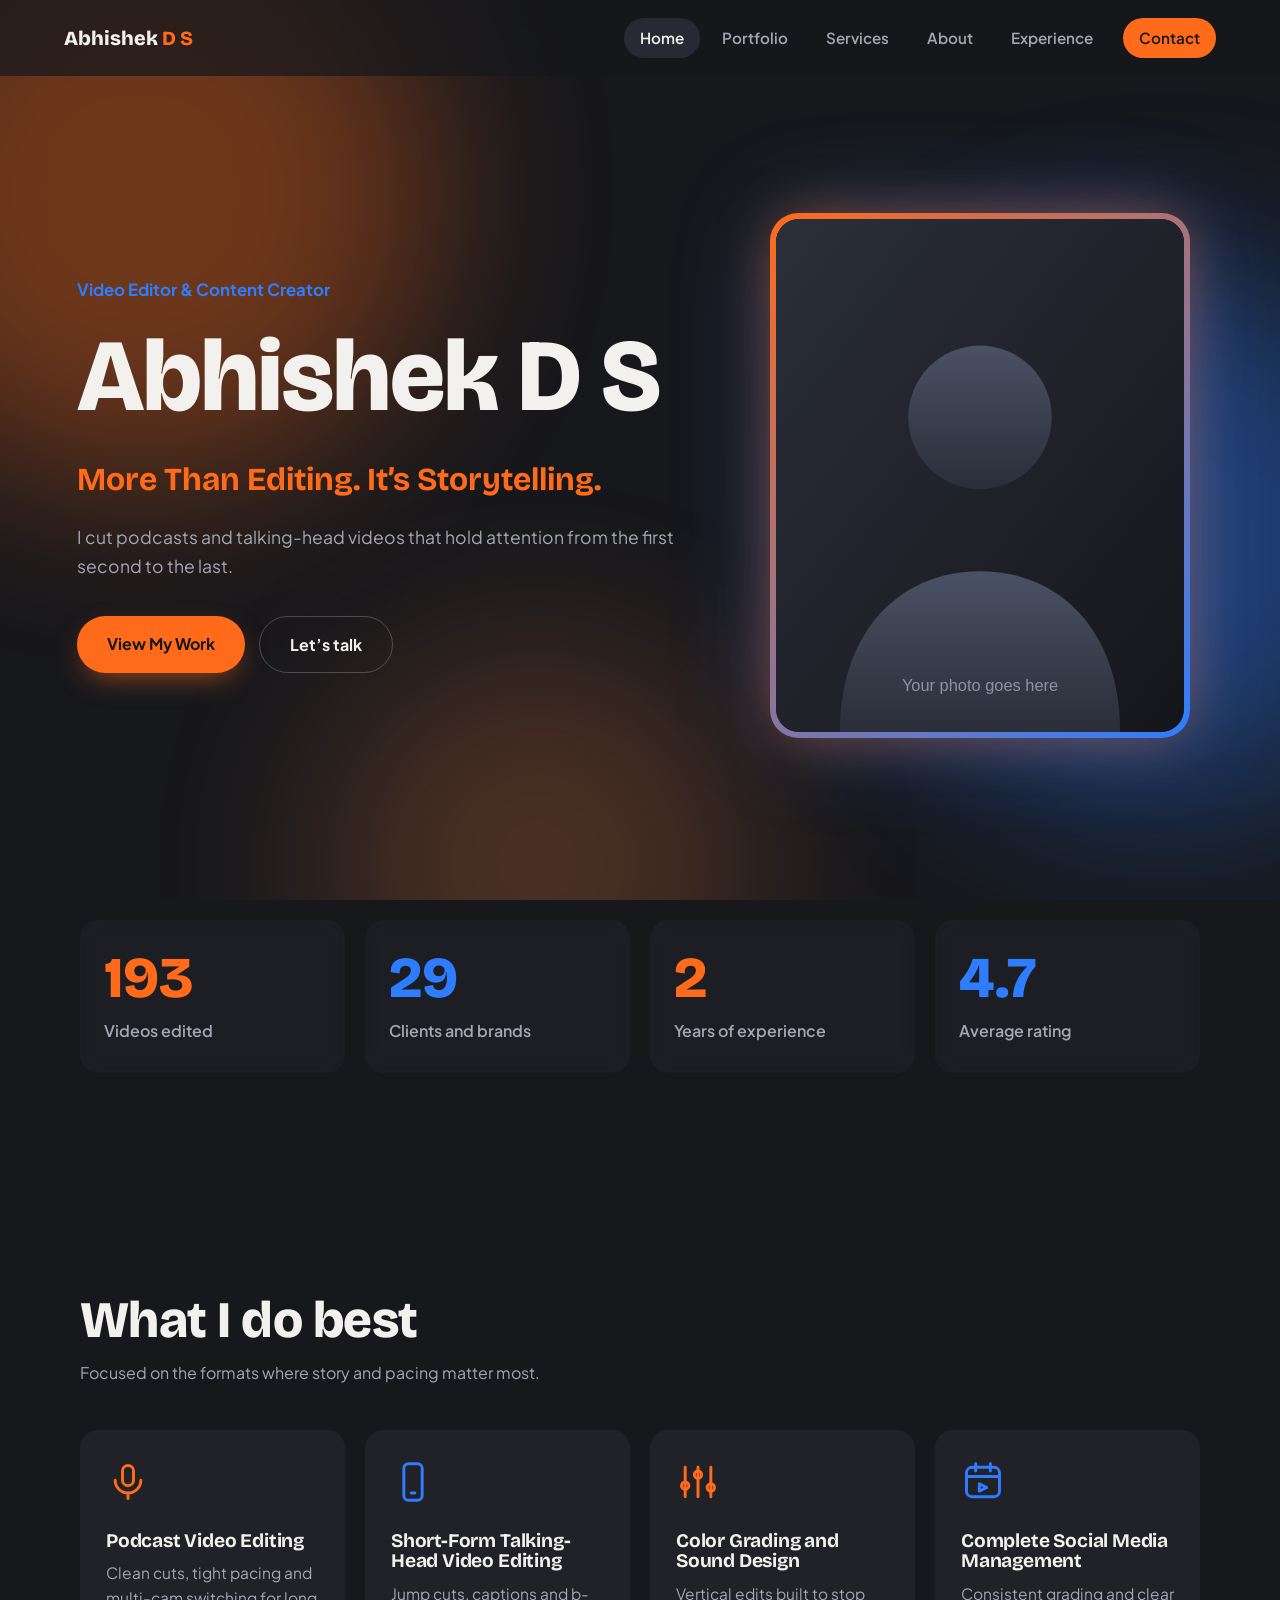
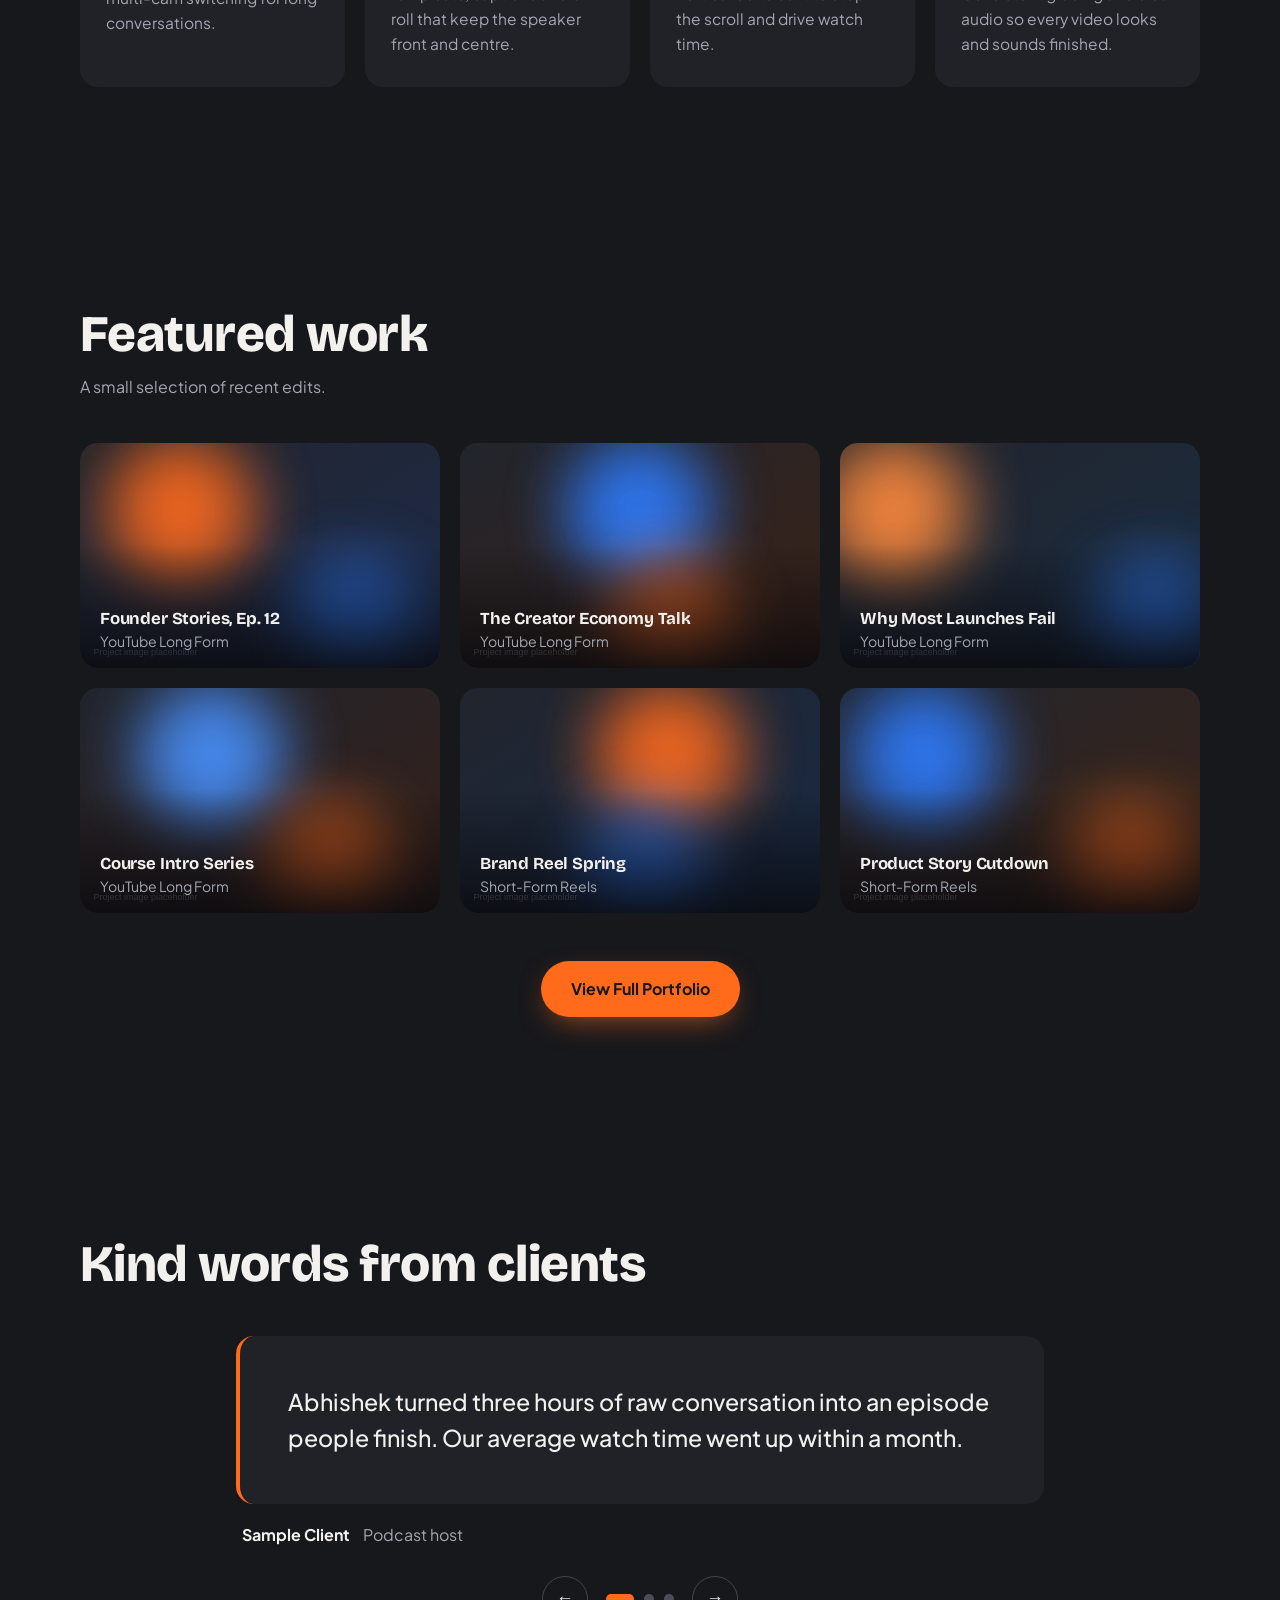
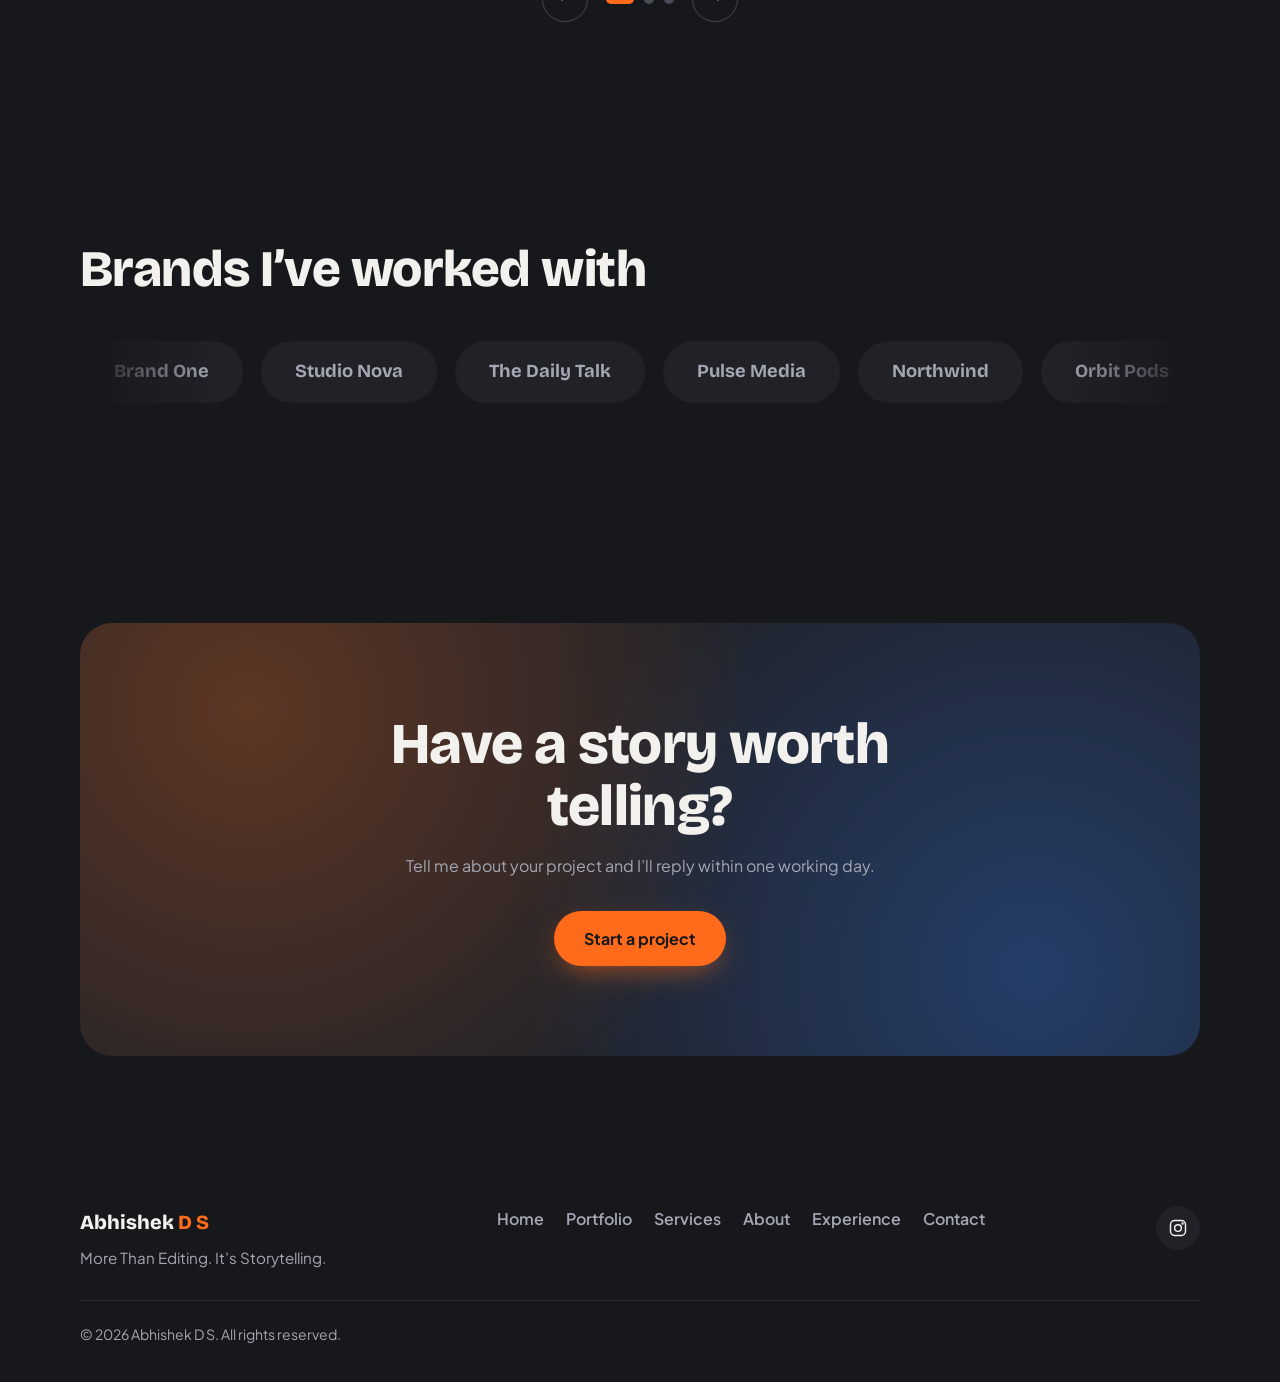
<file: abhishek-portfolio 12/index.html>
<!DOCTYPE html>

<html lang="en">
<head>
<meta charset="utf-8"/>
<meta content="width=device-width, initial-scale=1" name="viewport"/>
<title>Abhishek D S | Video Editor &amp; Content Creator</title>
<meta content="Abhishek D S is a video editor specialising in podcast and talking-head content. More than editing, it’s storytelling." name="description"/>
<link href="https://fonts.googleapis.com" rel="preconnect"/><link crossorigin="" href="https://fonts.gstatic.com" rel="preconnect"/>
<link href="https://fonts.googleapis.com/css2?family=Bricolage+Grotesque:opsz,wght@12..96,700;12..96,800&family=Plus+Jakarta+Sans:wght@400;500;600;700&display=swap" rel="stylesheet"/>
<link href="css/style.css" rel="stylesheet"/>
<script src="js/site.js"></script></head>
<body>
<div aria-hidden="true" class="orbs"><span class="orb o1"></span><span class="orb o2"></span><span class="orb o3"></span></div>
<header class="site-header">
<a class="logo" href="index.html">Abhishek<span> D S</span></a>
<button aria-expanded="false" aria-label="Open menu" class="nav-toggle"><i></i><i></i></button>
<nav class="nav" id="nav">
<a class="active" href="index.html">Home</a>
<a href="portfolio.html">Portfolio</a>
<a href="services.html">Services</a>
<a href="about.html">About</a><a href="experience.html">Experience</a>
<a class="nav-cta" href="contact.html">Contact</a>
</nav>
</header>
<main>
<section class="hero">
<div class="hero-text">
<p class="role" data-k="home_1">Video Editor &amp; Content Creator</p>
<h1 data-k="home_2">Abhishek D S</h1>
<p class="tagline" data-k="home_3">More Than Editing. It’s Storytelling.</p>
<p class="hero-sub" data-k="home_4">I cut podcasts and talking-head videos that hold attention from the first second to the last.</p>
<div class="hero-actions">
<a class="btn btn-primary" data-k="home_5" href="portfolio.html">View My Work</a>
<a class="btn btn-ghost" data-k="home_6" href="contact.html">Let’s talk</a>
</div>
</div>
<div class="hero-photo">
<div class="frame"><img alt="Portrait of Abhishek D S" data-img="profile" height="750" src="assets/profile-placeholder.svg" width="600"/></div>
</div>
</section>
<section class="stats reveal">
<div class="stat"><b data-count="200" data-suffix="+">0</b><span>Videos edited</span></div>
<div class="stat"><b data-count="30" data-suffix="+">0</b><span>Clients and brands</span></div>
<div class="stat"><b data-count="2" data-suffix="+">0</b><span>Years of experience</span></div>
<div class="stat"><b data-count="4.9" data-decimals="1">0</b><span>Average rating</span></div>
</section>
<section class="section reveal">
<div class="section-head"><h2 data-k="home_7">What I do best</h2><p data-k="home_8">Focused on the formats where story and pacing matter most.</p></div>
<div class="services">
<article class="service"><svg viewbox="0 0 24 24"><rect height="11" rx="3" width="6" x="9" y="3"></rect><path d="M5 11a7 7 0 0 0 14 0M12 18v3"></path></svg><h3>Podcast editing</h3><p>Clean cuts, tight pacing and multi-cam switching for long conversations.</p></article>
<article class="service"><svg viewbox="0 0 24 24"><rect height="14" rx="3" width="18" x="3" y="5"></rect><circle cx="12" cy="12" r="3"></circle></svg><h3>Talking-head videos</h3><p>Jump cuts, captions and b-roll that keep the speaker front and centre.</p></article>
<article class="service"><svg viewbox="0 0 24 24"><rect height="20" rx="2.5" width="10" x="7" y="2"></rect><path d="M11 18h2"></path></svg><h3>Reels and shorts</h3><p>Vertical edits built to stop the scroll and drive watch time.</p></article>
<article class="service"><svg viewbox="0 0 24 24"><path d="M5 4v16M12 4v16M19 4v16"></path><circle cx="5" cy="14" r="2"></circle><circle cx="12" cy="8" r="2"></circle><circle cx="19" cy="15" r="2"></circle></svg><h3>Colour and sound polish</h3><p>Consistent grading and clear audio so every video looks and sounds finished.</p></article>
</div>
</section>
<section class="section reveal">
<div class="section-head"><h2 data-k="home_9">Featured work</h2><p data-k="home_10">A small selection of recent edits.</p></div>
<div class="grid">
<a class="thumb t1" href="portfolio.html"><div class="thumb-bg"></div><span class="play"></span><div class="thumb-info"><h3>Founder Stories, Ep. 12</h3><p>Podcast edit</p></div></a>
<a class="thumb t2" href="portfolio.html"><div class="thumb-bg"></div><span class="play"></span><div class="thumb-info"><h3>Why Most Launches Fail</h3><p>Talking head</p></div></a>
<a class="thumb t3" href="portfolio.html"><div class="thumb-bg"></div><span class="play"></span><div class="thumb-info"><h3>Brand Reel Spring</h3><p>Short-form</p></div></a>
<a class="thumb t4" href="portfolio.html"><div class="thumb-bg"></div><span class="play"></span><div class="thumb-info"><h3>The Creator Economy Talk</h3><p>Podcast edit</p></div></a>
<a class="thumb t5" href="portfolio.html"><div class="thumb-bg"></div><span class="play"></span><div class="thumb-info"><h3>Course Intro Series</h3><p>Talking head</p></div></a>
<a class="thumb t6" href="portfolio.html"><div class="thumb-bg"></div><span class="play"></span><div class="thumb-info"><h3>Product Story Cutdown</h3><p>Brand video</p></div></a>
</div>
<div class="center"><a class="btn btn-primary" data-k="home_11" href="portfolio.html">View Full Portfolio</a></div>
</section>
<section class="section reveal">
<div class="section-head"><h2 data-k="home_12">Kind words from clients</h2></div>
<div aria-roledescription="carousel" class="slider">
<div class="track">
<figure class="quote"><blockquote>Abhishek turned three hours of raw conversation into an episode people finish. Our average watch time went up within a month.</blockquote><figcaption><b>Sample Client</b> Podcast host</figcaption></figure>
<figure class="quote"><blockquote>Fast, careful and easy to work with. He understood our tone straight away and the edits needed almost no revisions.</blockquote><figcaption><b>Sample Client</b> Brand manager</figcaption></figure>
<figure class="quote"><blockquote>My talking-head videos finally feel professional. The pacing and captions made a visible difference to engagement.</blockquote><figcaption><b>Sample Client</b> Content creator</figcaption></figure>
</div>
<div class="slider-ctrl"><button aria-label="Previous testimonial" class="prev">←</button><div class="dots"></div><button aria-label="Next testimonial" class="next">→</button></div>
</div>
</section>
<section class="section reveal brands">
<div class="section-head"><h2 data-k="home_13">Brands I’ve worked with</h2></div>
<div aria-label="Brands and channels" class="marquee">
<div class="marquee-track">
<span>Brand One</span><span>Studio Nova</span><span>The Daily Talk</span><span>Pulse Media</span><span>Northwind</span><span>Orbit Pods</span><span>Frame &amp; Co</span>
<span aria-hidden="true">Brand One</span><span aria-hidden="true">Studio Nova</span><span aria-hidden="true">The Daily Talk</span><span aria-hidden="true">Pulse Media</span><span aria-hidden="true">Northwind</span><span aria-hidden="true">Orbit Pods</span><span aria-hidden="true">Frame &amp; Co</span>
</div>
</div>
</section>
<section class="section reveal">
<div class="cta">
<h2 data-k="home_14">Have a story worth telling?</h2>
<p data-k="home_15">Tell me about your project and I’ll reply within one working day.</p>
<a class="btn btn-primary" data-k="home_16" href="contact.html">Start a project</a>
</div>
</section>
</main>
<footer class="site-footer">
<div class="foot-top">
<div><a class="logo" href="index.html">Abhishek<span> D S</span></a><p data-k="g_foottag">More Than Editing. It’s Storytelling.</p></div>
<nav aria-label="Footer" class="foot-links">
<a href="index.html">Home</a><a href="portfolio.html">Portfolio</a><a href="services.html">Services</a><a href="about.html">About</a><a href="experience.html">Experience</a><a href="contact.html">Contact</a>
</nav>
<div class="social">
<a aria-label="Instagram" data-social="instagram" href="#"><svg viewbox="0 0 24 24"><rect height="18" rx="5" width="18" x="3" y="3"></rect><circle cx="12" cy="12" r="4"></circle><circle cx="17.5" cy="6.5" r=".6"></circle></svg></a>
<a aria-label="YouTube" data-social="youtube" href="#"><svg viewbox="0 0 24 24"><rect height="14" rx="4" width="20" x="2" y="5"></rect><path d="m10 9 5 3-5 3z"></path></svg></a>

<a aria-label="X" data-social="x" href="#"><svg viewbox="0 0 24 24"><path d="m4 4 16 16M20 4 4 20"></path></svg></a>
</div>
</div>
<p class="copy" data-k="g_copy">© 2026 Abhishek D S. All rights reserved.</p>
</footer>
<script src="js/main.js"></script>
</body>
</html>
</file>
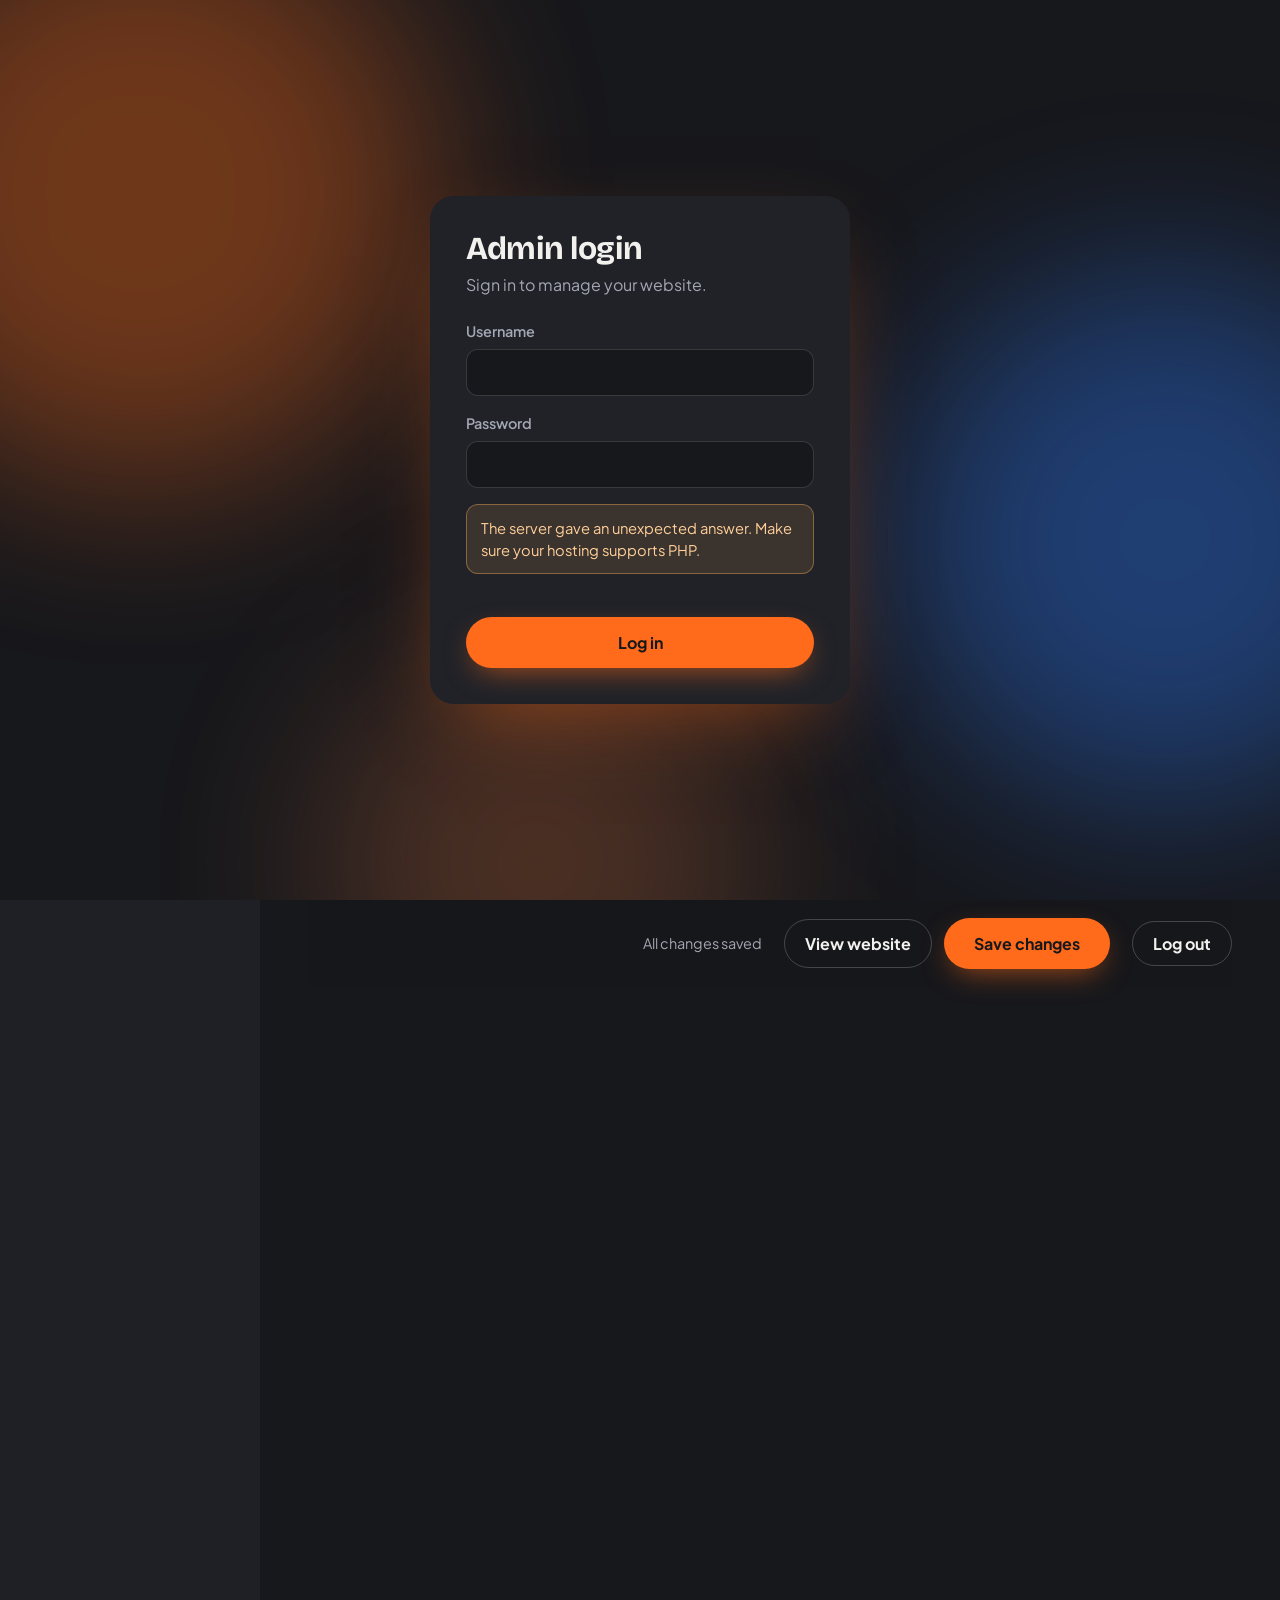
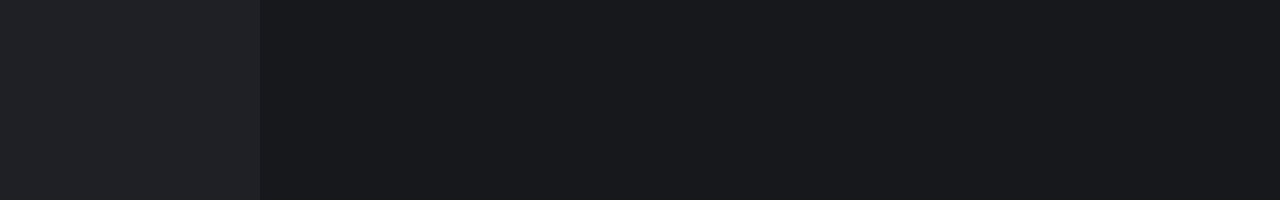
<file: abhishek-portfolio 12/admin/index.html>
<!DOCTYPE html>
<html lang="en">
<head>
<meta charset="UTF-8"><meta name="viewport" content="width=device-width, initial-scale=1"><meta name="robots" content="noindex,nofollow">
<title>Admin Panel | Abhishek D S</title>
<link href="https://fonts.googleapis.com/css2?family=Bricolage+Grotesque:opsz,wght@12..96,700;12..96,800&family=Plus+Jakarta+Sans:wght@400;500;600;700&display=swap" rel="stylesheet"/>
<link rel="stylesheet" href="../css/style.css"><link rel="stylesheet" href="../css/admin.css">
<script src="../js/site.js"></script>
</head>
<body data-admin>
<div class="orbs" aria-hidden="true"><span class="orb o1"></span><span class="orb o2"></span><span class="orb o3"></span></div>
<section id="login" class="login"><form class="lbox" id="lform"><h1>Admin login</h1><p>Sign in to manage your website.</p>
<label class="fl"><span>Username</span><input id="lu" autocomplete="username" required></label>
<label class="fl"><span>Password</span><input id="lp" type="password" autocomplete="current-password" required></label>
<div class="note" id="note" role="alert" hidden></div>
<div class="err" id="lerr" role="alert"></div><button class="btn btn-primary" style="width:100%" type="submit">Log in</button></form></section>
<div id="app" hidden>
<nav class="side" id="side" aria-label="Admin sections"></nav>
<div class="mainc"><div class="bar"><h2 id="ptitle"></h2><div class="r"><span class="state" id="state">All changes saved</span><a class="btn ghost" href="../index.html" target="_blank" rel="noopener">View website</a><button class="btn btn-primary" id="save" type="button">Save changes</button><button class="btn ghost" id="out" type="button">Log out</button></div></div><div id="panel"></div></div>
</div>
<div id="toast" role="status"></div>
<script src="admin.js"></script>
</body>
</html>
</file>
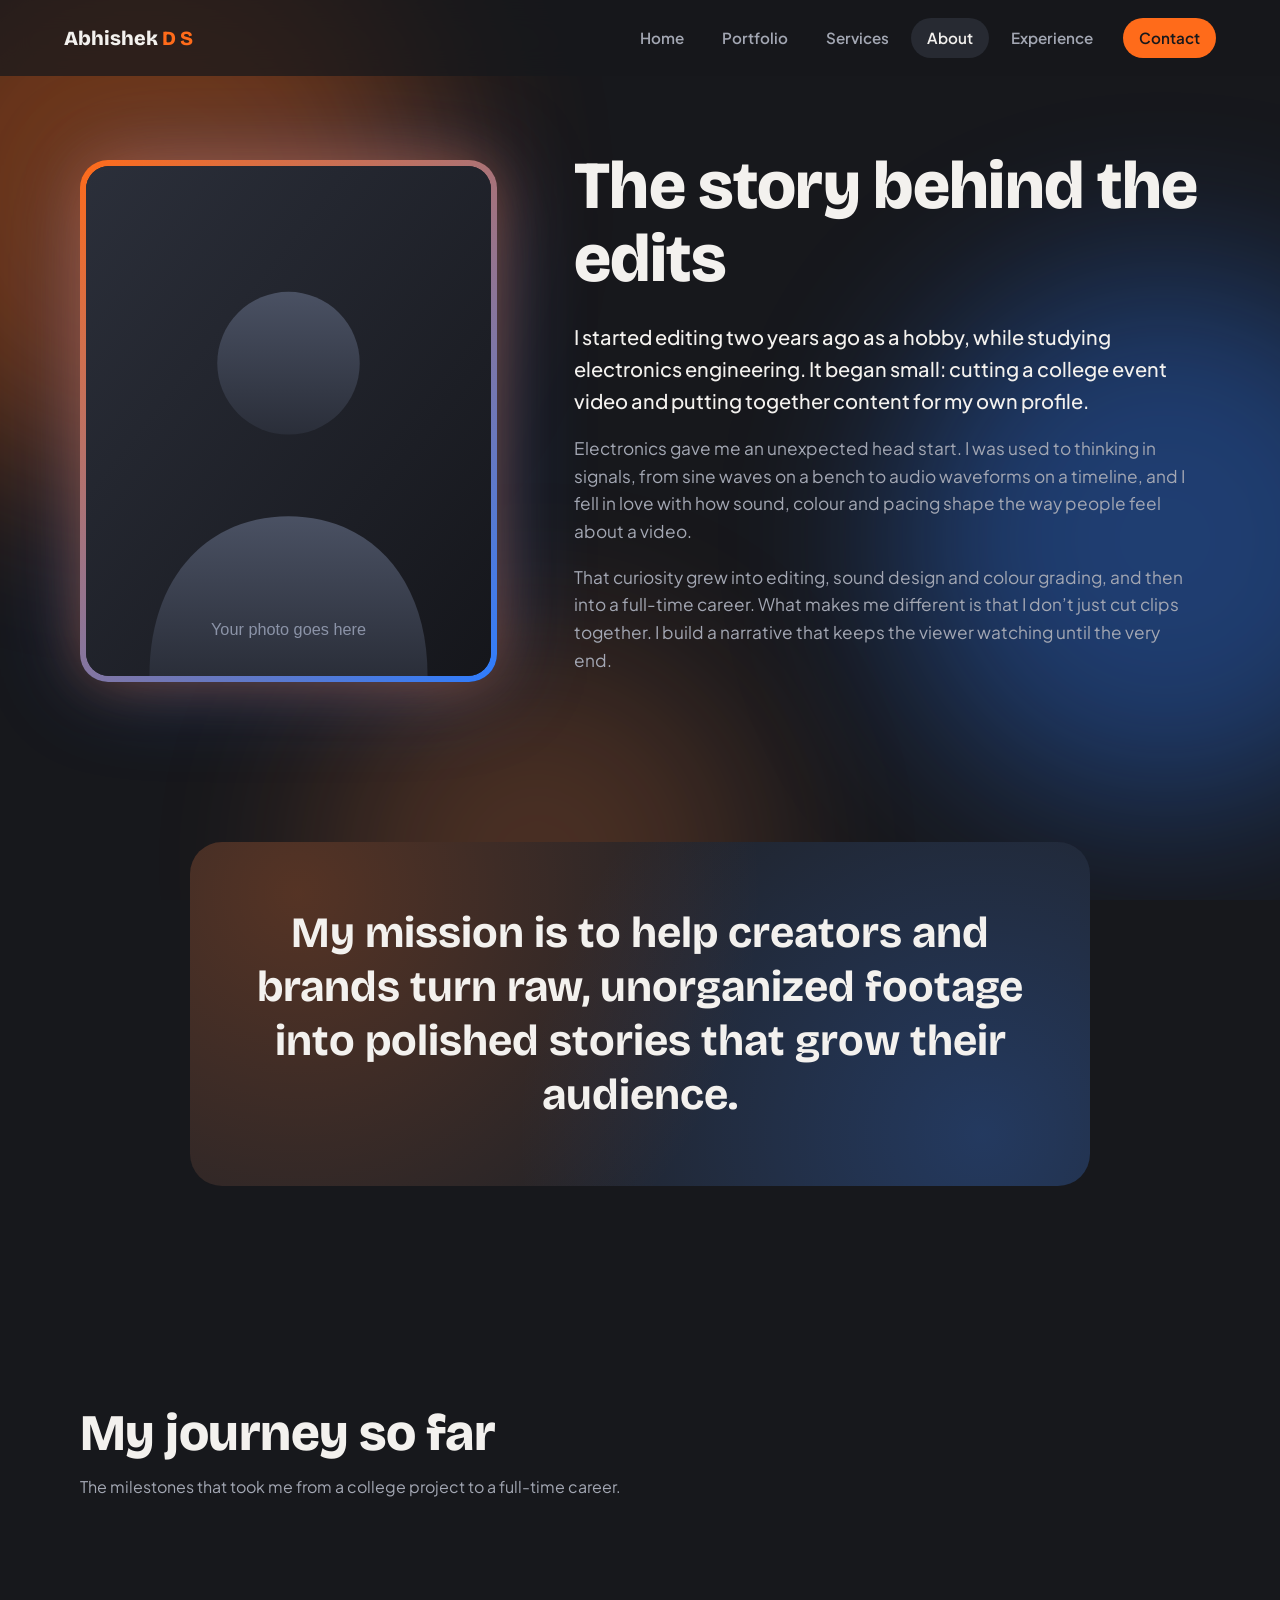
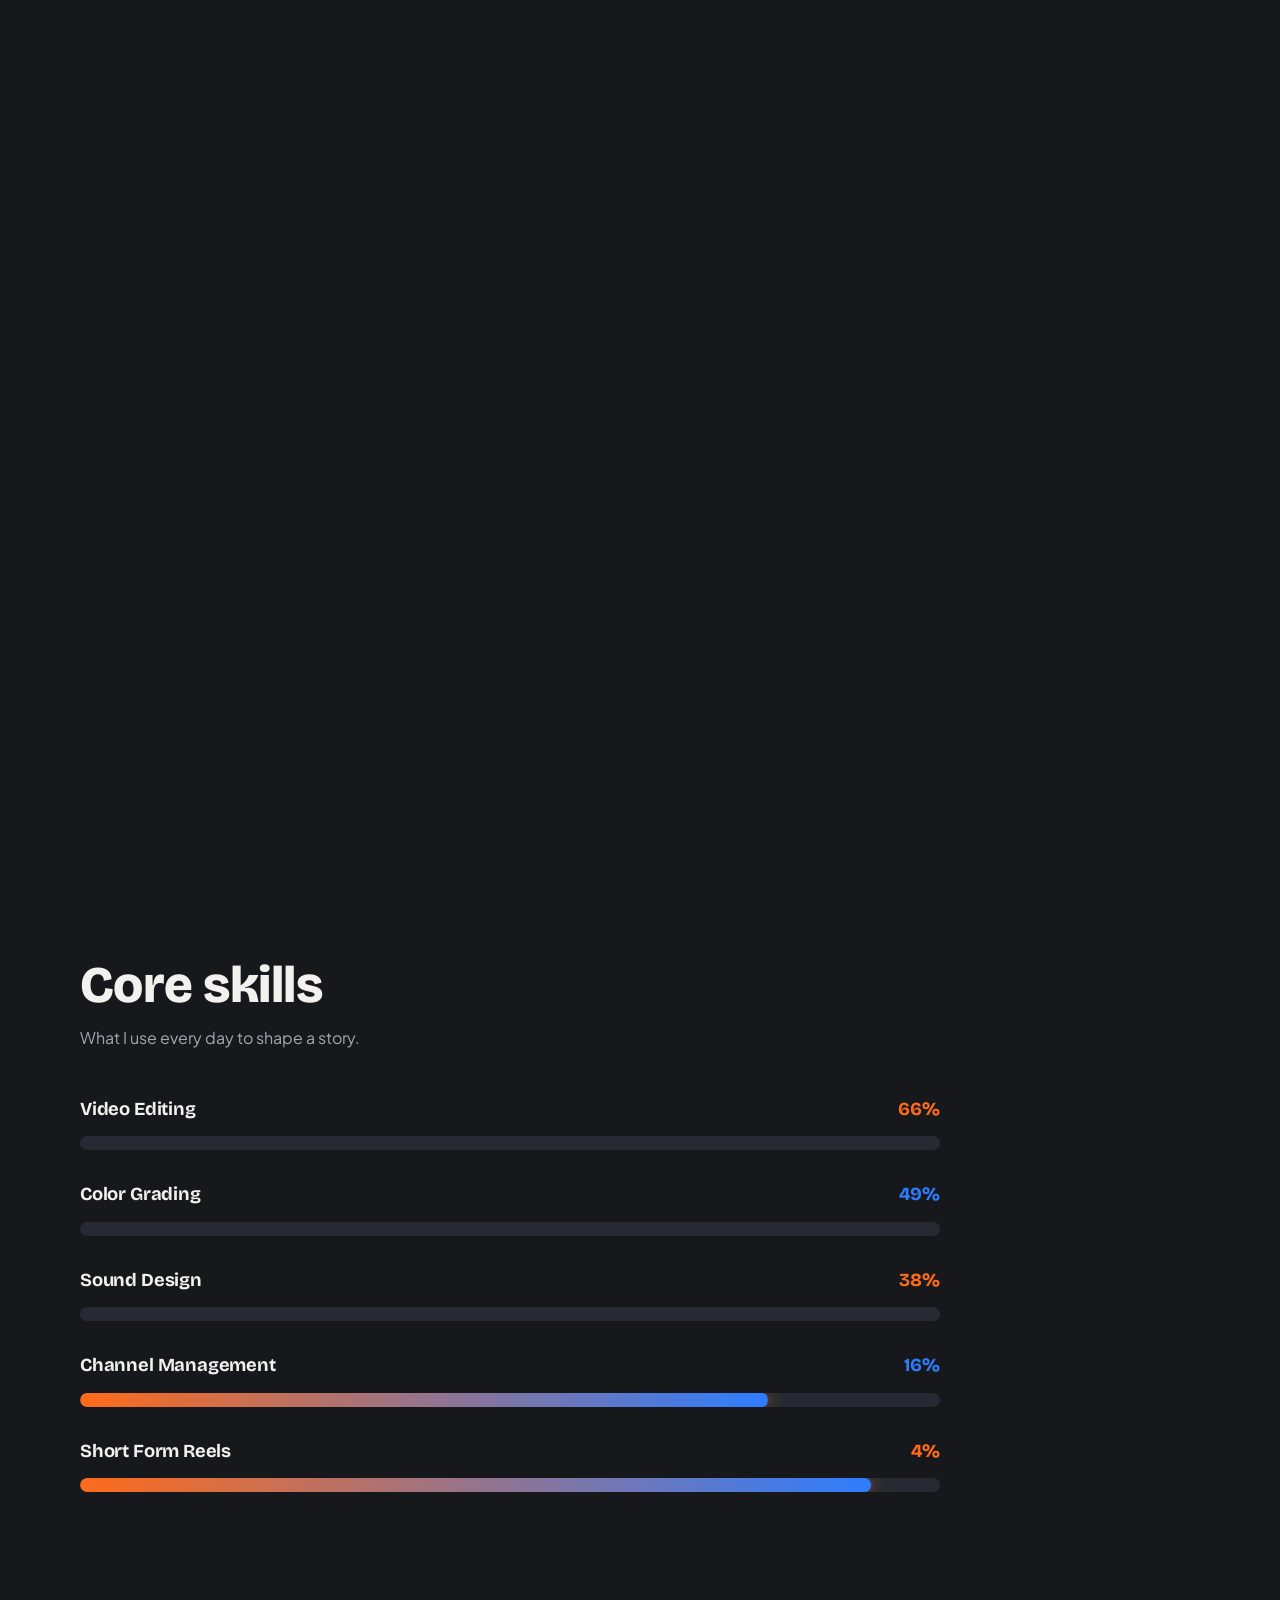
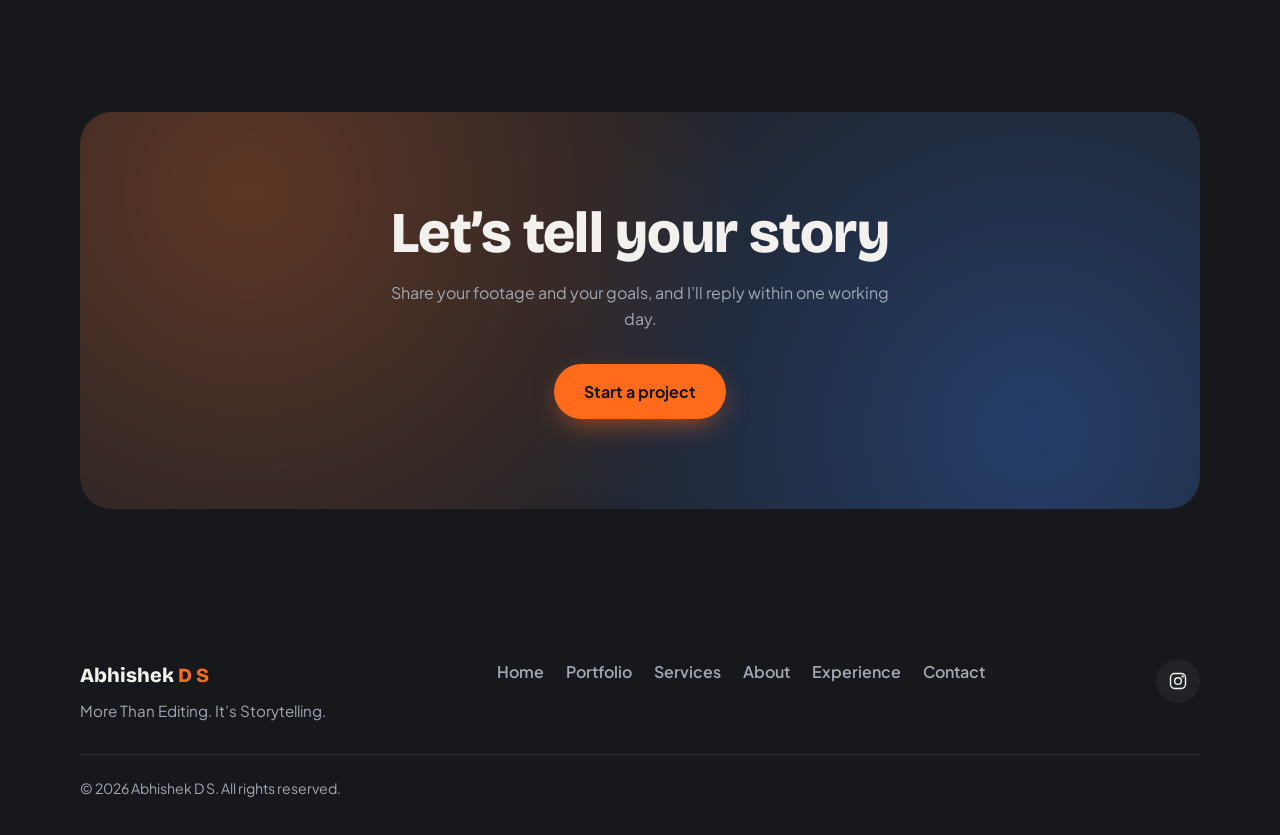
<file: abhishek-portfolio 12/about.html>
<!DOCTYPE html>

<html lang="en">
<head>
<meta charset="utf-8"/>
<meta content="width=device-width, initial-scale=1" name="viewport"/>
<title>About | Abhishek D S</title>
<meta content="Abhishek D S is a video editor specialising in podcast and talking-head content. More than editing, it’s storytelling." name="description"/>
<link href="https://fonts.googleapis.com" rel="preconnect"/><link crossorigin="" href="https://fonts.gstatic.com" rel="preconnect"/>
<link href="https://fonts.googleapis.com/css2?family=Bricolage+Grotesque:opsz,wght@12..96,700;12..96,800&family=Plus+Jakarta+Sans:wght@400;500;600;700&display=swap" rel="stylesheet"/>
<link href="css/style.css" rel="stylesheet"/>
<link href="css/about.css" rel="stylesheet"/>
<script src="js/site.js"></script></head>
<body>
<div aria-hidden="true" class="orbs"><span class="orb o1"></span><span class="orb o2"></span><span class="orb o3"></span></div>
<header class="site-header">
<a class="logo" href="index.html">Abhishek<span> D S</span></a>
<button aria-expanded="false" aria-label="Open menu" class="nav-toggle"><i></i><i></i></button>
<nav class="nav" id="nav">
<a href="index.html">Home</a>
<a href="portfolio.html">Portfolio</a>
<a href="services.html">Services</a>
<a class="active" href="about.html">About</a><a href="experience.html">Experience</a>
<a class="nav-cta" href="contact.html">Contact</a>
</nav>
</header>
<main>
<section class="a-hero">
<div class="a-photo"><div class="frame"><img alt="Portrait of Abhishek D S" data-img="about" height="750" src="assets/profile-placeholder.svg" width="600"/></div></div>
<div class="a-story">
<h1 data-k="about_1">The story behind the edits</h1>
<p class="lead" data-k="about_2">I started editing two years ago as a hobby, while studying electronics engineering. It began small: cutting a college event video and putting together content for my own profile.</p>
<p data-k="about_3">Electronics gave me an unexpected head start. I was used to thinking in signals, from sine waves on a bench to audio waveforms on a timeline, and I fell in love with how sound, colour and pacing shape the way people feel about a video.</p>
<p data-k="about_4">That curiosity grew into editing, sound design and colour grading, and then into a full-time career. What makes me different is that I don’t just cut clips together. I build a narrative that keeps the viewer watching until the very end.</p>
</div>
</section>
<section class="section reveal">
<blockquote class="mission" data-k="about_5">My mission is to help creators and brands turn raw, unorganized footage into polished stories that grow their audience.</blockquote>
</section>
<section class="section reveal">
<div class="section-head"><h2 data-k="about_6">My journey so far</h2><p data-k="about_7">The milestones that took me from a college project to a full-time career.</p></div>
<ol class="tl">
<li class="tl-item"><div class="tl-card"><h3 data-k="about_8">Started editing as a hobby</h3><p data-k="about_9">Edited a college event video and my own profile content while studying electronics engineering.</p></div></li>
<li class="tl-item"><div class="tl-card"><h3 data-k="about_10">First paid client</h3><p data-k="about_11">Turned the hobby into paid work for the first time.</p></div></li>
<li class="tl-item"><div class="tl-card"><h3 data-k="about_12">Crossed 100 edited videos</h3><p data-k="about_13">Built a steady workflow across podcasts and talking-head videos.</p></div></li>
<li class="tl-item"><div class="tl-card"><h3 data-k="about_14">Started managing full channels</h3><p data-k="about_15">Moved from single edits to handling complete channel content.</p></div></li>
<li class="tl-item"><div class="tl-card"><h3 data-k="about_16">Reached 200+ videos and 50+ clients</h3><p data-k="about_17">Now working with creators, brands and social media pages.</p></div></li>
</ol>
</section>
<section class="section reveal">
<div class="section-head"><h2 data-k="about_18">Core skills</h2><p data-k="about_19">What I use every day to shape a story.</p></div>
<div class="skills">
<div class="skill" data-v="95" style="--v:0.95"><div class="skill-top"><h3>Video Editing</h3><b>0%</b></div><div aria-label="Video Editing: 95 percent" class="meter" role="img"><i class="fill"></i></div></div>
<div class="skill" data-v="85" style="--v:0.85"><div class="skill-top"><h3>Color Grading</h3><b>0%</b></div><div aria-label="Color Grading: 85 percent" class="meter" role="img"><i class="fill"></i></div></div>
<div class="skill" data-v="88" style="--v:0.88"><div class="skill-top"><h3>Sound Design</h3><b>0%</b></div><div aria-label="Sound Design: 88 percent" class="meter" role="img"><i class="fill"></i></div></div>
<div class="skill" data-v="80" style="--v:0.8"><div class="skill-top"><h3>Channel Management</h3><b>0%</b></div><div aria-label="Channel Management: 80 percent" class="meter" role="img"><i class="fill"></i></div></div>
<div class="skill" data-v="92" style="--v:0.92"><div class="skill-top"><h3>Short Form Reels</h3><b>0%</b></div><div aria-label="Short Form Reels: 92 percent" class="meter" role="img"><i class="fill"></i></div></div>
</div>
</section>
<section class="section reveal"><div class="cta"><h2 data-k="about_20">Let’s tell your story</h2><p data-k="about_21">Share your footage and your goals, and I’ll reply within one working day.</p><a class="btn btn-primary" data-k="about_22" href="contact.html">Start a project</a></div></section>
</main>
<footer class="site-footer">
<div class="foot-top">
<div><a class="logo" href="index.html">Abhishek<span> D S</span></a><p data-k="g_foottag">More Than Editing. It’s Storytelling.</p></div>
<nav aria-label="Footer" class="foot-links">
<a href="index.html">Home</a><a href="portfolio.html">Portfolio</a><a href="services.html">Services</a><a href="about.html">About</a><a href="experience.html">Experience</a><a href="contact.html">Contact</a>
</nav>
<div class="social">
<a aria-label="Instagram" data-social="instagram" href="#"><svg viewbox="0 0 24 24"><rect height="18" rx="5" width="18" x="3" y="3"></rect><circle cx="12" cy="12" r="4"></circle><circle cx="17.5" cy="6.5" r=".6"></circle></svg></a>
<a aria-label="YouTube" data-social="youtube" href="#"><svg viewbox="0 0 24 24"><rect height="14" rx="4" width="20" x="2" y="5"></rect><path d="m10 9 5 3-5 3z"></path></svg></a>

<a aria-label="X" data-social="x" href="#"><svg viewbox="0 0 24 24"><path d="m4 4 16 16M20 4 4 20"></path></svg></a>
</div>
</div>
<p class="copy" data-k="g_copy">© 2026 Abhishek D S. All rights reserved.</p>
</footer>
<script src="js/main.js"></script>
<script src="js/about.js"></script>
</body>
</html>
</file>
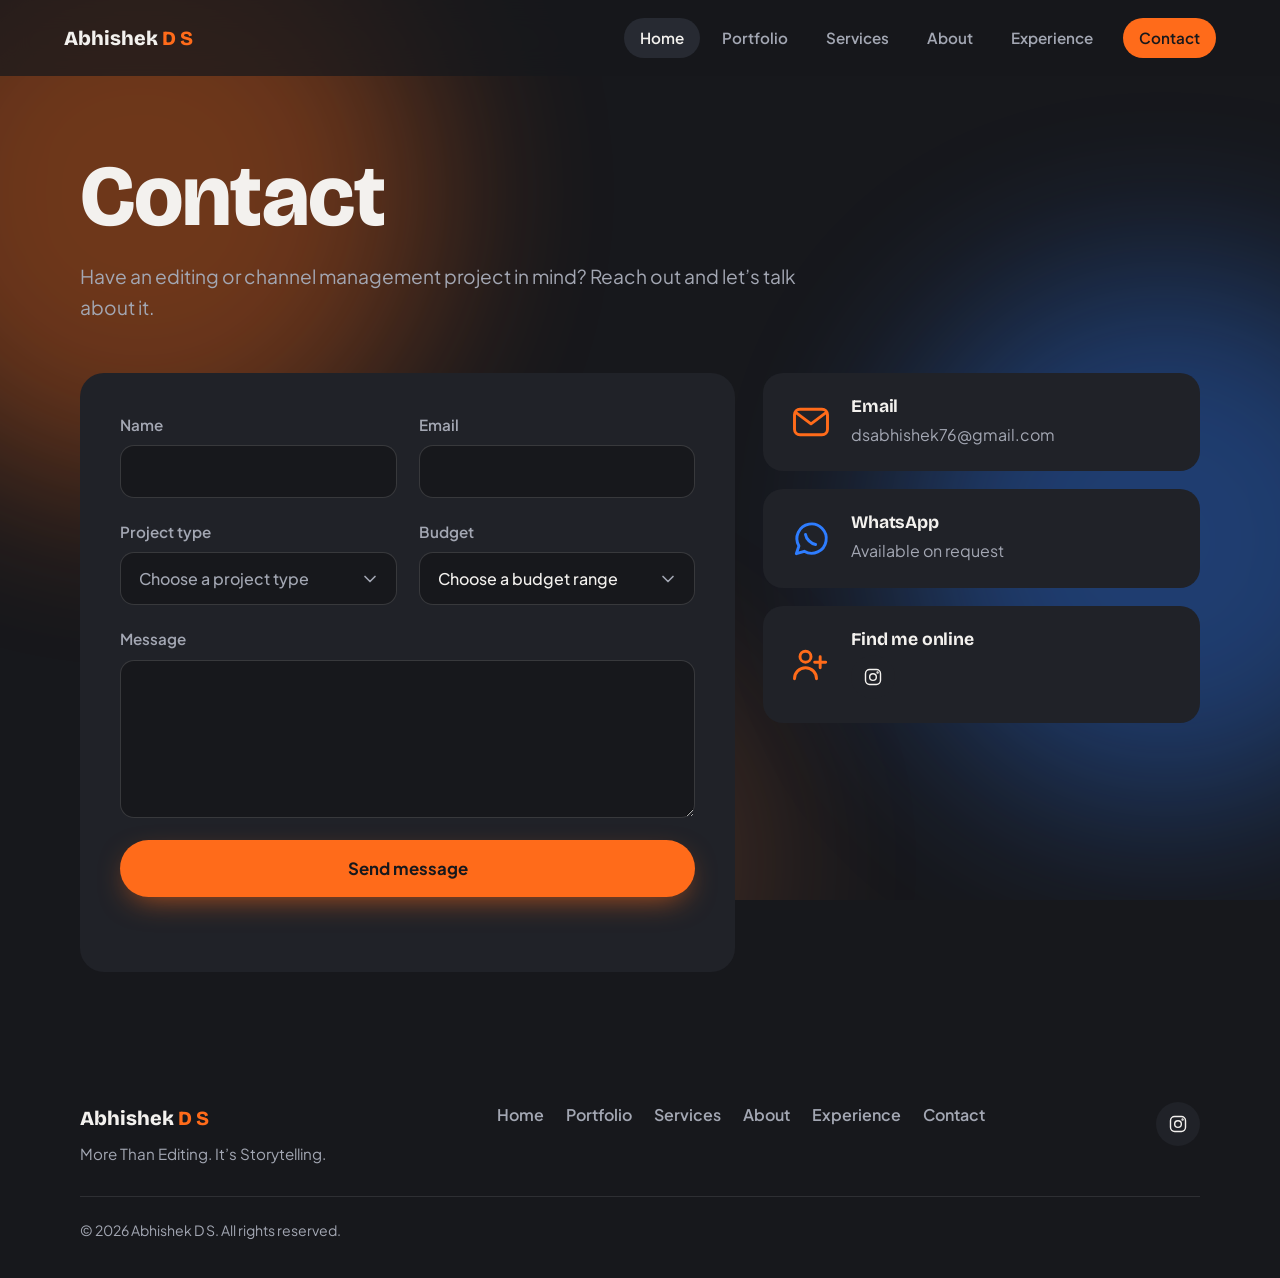
<file: abhishek-portfolio 12/contact.html>
<!DOCTYPE html>

<html lang="en">
<head>
<meta charset="utf-8"/>
<meta content="width=device-width, initial-scale=1" name="viewport"/>
<title>Contact | Abhishek D S</title>
<meta content="Abhishek D S is a video editor specialising in podcast and talking-head content. More than editing, it’s storytelling." name="description"/>
<link href="https://fonts.googleapis.com" rel="preconnect"/><link crossorigin="" href="https://fonts.gstatic.com" rel="preconnect"/>
<link href="https://fonts.googleapis.com/css2?family=Bricolage+Grotesque:opsz,wght@12..96,700;12..96,800&family=Plus+Jakarta+Sans:wght@400;500;600;700&display=swap" rel="stylesheet"/>
<link href="css/style.css" rel="stylesheet"/>
<link href="css/contact.css" rel="stylesheet"/>
<script src="js/site.js"></script></head>
<body>
<div aria-hidden="true" class="orbs"><span class="orb o1"></span><span class="orb o2"></span><span class="orb o3"></span></div>
<header class="site-header">
<a class="logo" href="index.html">Abhishek<span> D S</span></a>
<button aria-expanded="false" aria-label="Open menu" class="nav-toggle"><i></i><i></i></button>
<nav class="nav" id="nav">
<a class="active" href="index.html">Home</a>
<a href="portfolio.html">Portfolio</a>
<a href="services.html">Services</a>
<a href="about.html">About</a><a href="experience.html">Experience</a>
<a aria-current="page" class="nav-cta" href="contact.html">Contact</a>
</nav>
</header>
<main>
<section class="c-hero"><h1 data-k="contact_1">Contact</h1><p class="invite" data-k="contact_2">Have an editing or channel management project in mind? Reach out and let’s talk about it.</p></section>
<section class="c-wrap">
<form class="cform" id="cform" novalidate="">
<div class="field" style="--i:0"><label data-k="contact_3" for="name">Name</label><input autocomplete="name" id="name" name="name" required="" type="text"/></div>
<div class="field" style="--i:1"><label data-k="contact_4" for="email">Email</label><input autocomplete="email" id="email" name="email" required="" type="email"/></div>
<div class="field" style="--i:2"><label data-k="contact_5" for="type">Project type</label><select id="type" name="type" required=""><option disabled="" selected="" value="">Choose a project type</option><option value="podcast-editing">Podcast Video Editing</option><option value="short-form">Short-Form Talking-Head Video Editing</option><option value="color-sound">Color Grading and Sound Design</option><option value="social-media">Complete Social Media Management</option><option value="other">Something else</option></select></div>
<div class="field" style="--i:3"><label data-k="contact_6" for="budget">Budget</label><select id="budget" name="budget"><option disabled="" selected="" value="">Choose a budget range</option><option>Under $25</option><option>$25 – $100</option><option>$100 – $500</option><option>$500 or more</option><option>Not sure yet</option></select></div>
<input class="hp" name="website" tabindex="-1" autocomplete="off" aria-hidden="true">
    <div class="field wide" style="--i:4"><label data-k="contact_7" for="message">Message</label><textarea id="message" name="message" required="" rows="6"></textarea></div>
<div class="field wide" style="--i:5"><button class="btn btn-primary submit" data-k="contact_8" type="submit">Send message</button><p aria-live="polite" class="status" id="status" role="status"></p></div>
</form>
<aside class="cinfo">
<div class="icard"><svg aria-hidden="true" viewbox="0 0 24 24"><rect height="14" rx="3" width="18" x="3" y="5"></rect><path d="m4 7 8 6 8-6"></path></svg><div><h2 data-k="contact_9">Email</h2><a data-bind="email" href="mailto:dsabhishek76@gmail.com">dsabhishek76@gmail.com</a></div></div>
<div class="icard"><svg aria-hidden="true" viewbox="0 0 24 24"><path d="M4 20l1.4-4.2A8 8 0 1 1 8.3 18.7z"></path><path d="M9 9.5c.4 2.6 2.9 5 5.5 5.5"></path></svg><div><h2 data-k="contact_10">WhatsApp</h2><p data-bind="whatsapp">Available on request</p></div></div>
<div class="icard"><svg aria-hidden="true" viewbox="0 0 24 24"><circle cx="9" cy="8" r="3"></circle><path d="M3 20a6 6 0 0 1 12 0"></path><path d="M17 8v6M14 11h6"></path></svg><div><h2 data-k="contact_12">Find me online</h2><div class="social"><a aria-label="Instagram" data-social="instagram" href="#" rel="noopener" target="_blank"><svg viewbox="0 0 24 24"><rect height="18" rx="5" width="18" x="3" y="3"></rect><circle cx="12" cy="12" r="4"></circle><circle cx="17.5" cy="6.5" r=".6"></circle></svg></a><a aria-label="YouTube" data-social="youtube" href="#" rel="noopener" target="_blank"><svg viewbox="0 0 24 24"><rect height="14" rx="4" width="20" x="2" y="5"></rect><path d="m10 9 5 3-5 3z"></path></svg></a></div></div></div>
</aside>
</section>
</main>
<footer class="site-footer">
<div class="foot-top">
<div><a class="logo" href="index.html">Abhishek<span> D S</span></a><p data-k="g_foottag">More Than Editing. It’s Storytelling.</p></div>
<nav aria-label="Footer" class="foot-links">
<a href="index.html">Home</a><a href="portfolio.html">Portfolio</a><a href="services.html">Services</a><a href="about.html">About</a><a href="experience.html">Experience</a><a href="contact.html">Contact</a>
</nav>
<div class="social">
<a aria-label="Instagram" data-social="instagram" href="#"><svg viewbox="0 0 24 24"><rect height="18" rx="5" width="18" x="3" y="3"></rect><circle cx="12" cy="12" r="4"></circle><circle cx="17.5" cy="6.5" r=".6"></circle></svg></a>
<a aria-label="YouTube" data-social="youtube" href="#"><svg viewbox="0 0 24 24"><rect height="14" rx="4" width="20" x="2" y="5"></rect><path d="m10 9 5 3-5 3z"></path></svg></a>

<a aria-label="X" data-social="x" href="#"><svg viewbox="0 0 24 24"><path d="m4 4 16 16M20 4 4 20"></path></svg></a>
</div>
</div>
<p class="copy" data-k="g_copy">© 2026 Abhishek D S. All rights reserved.</p>
</footer>
<script src="js/main.js"></script>
<script src="js/contact.js"></script>
</body>
</html>
</file>
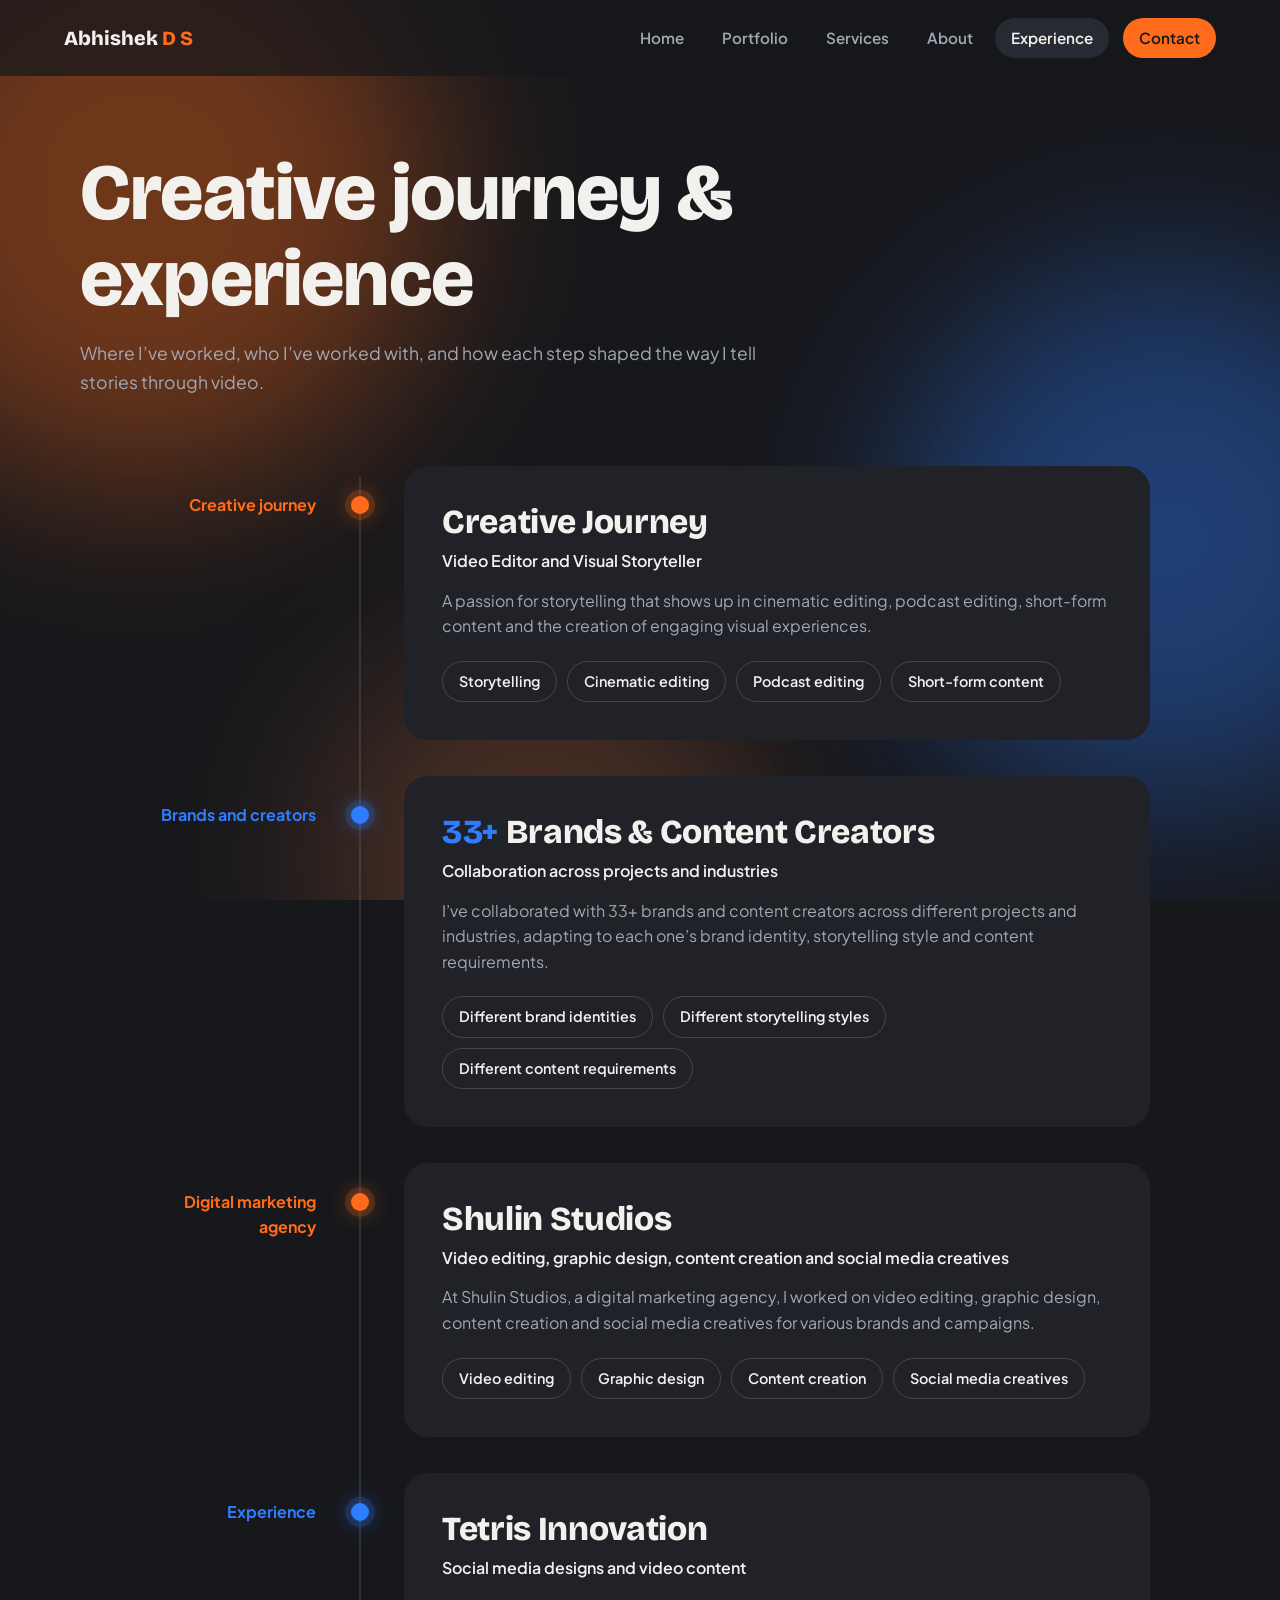
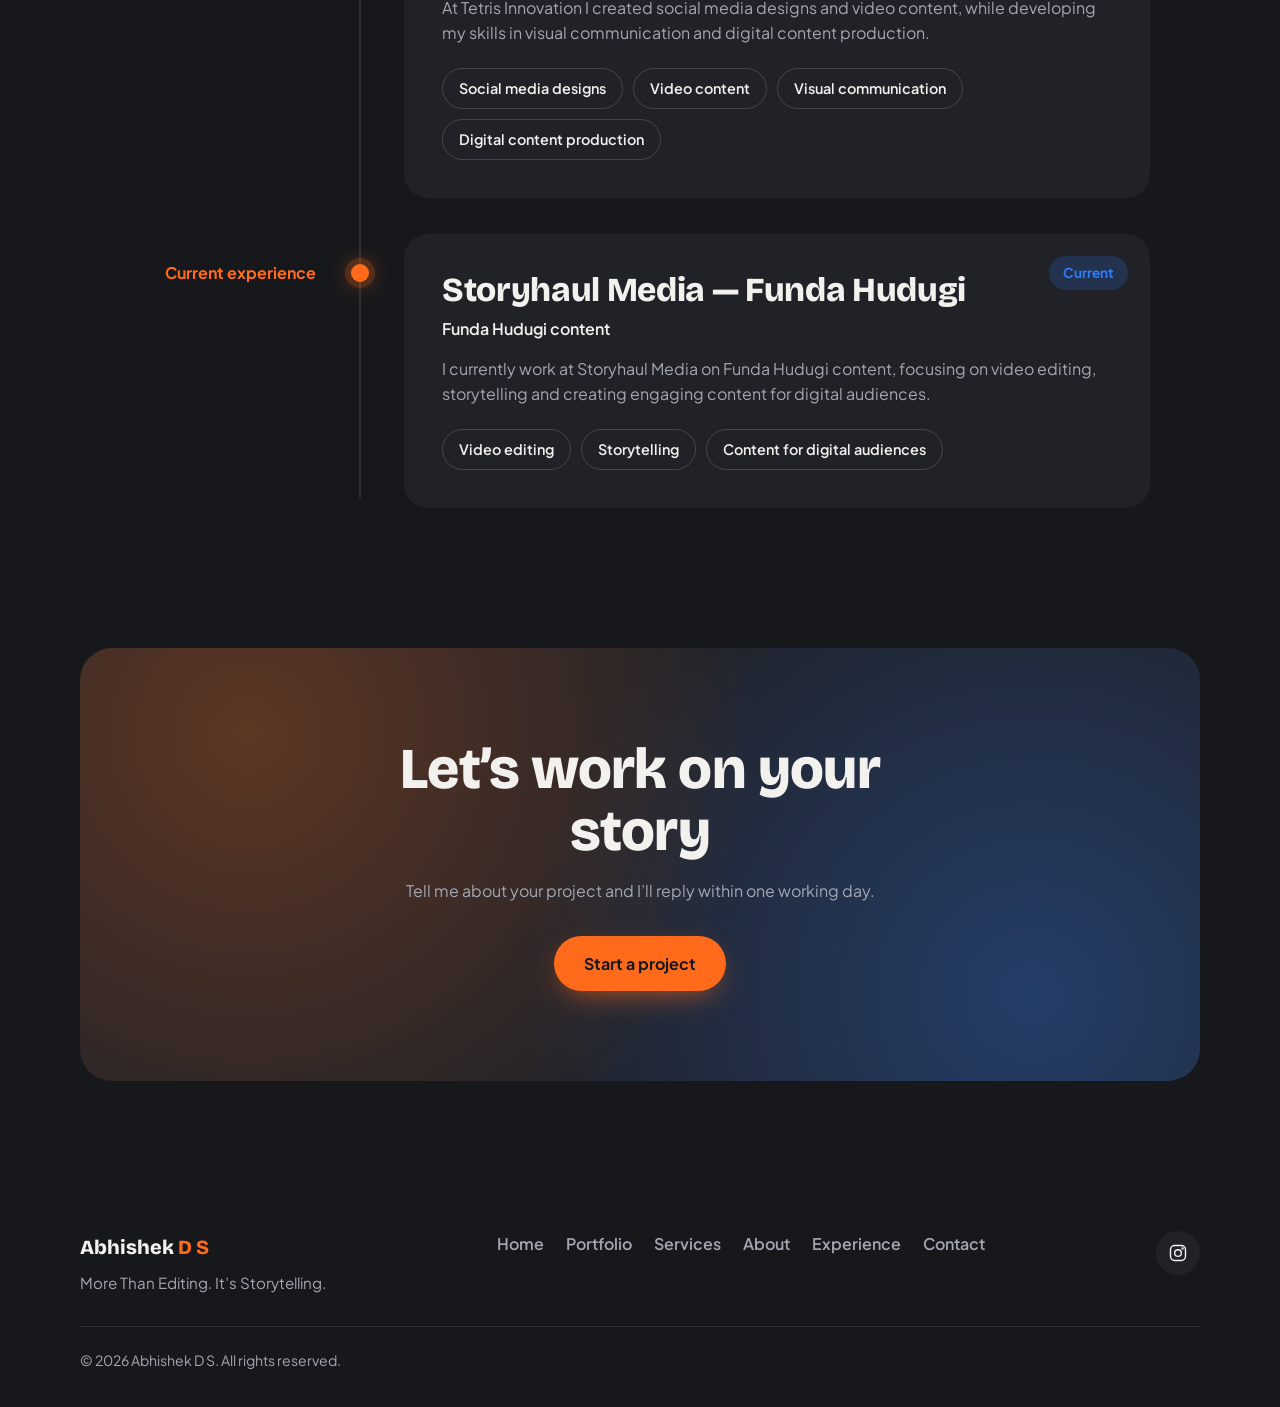
<file: abhishek-portfolio 12/experience.html>
<!DOCTYPE html>

<html lang="en">
<head>
<meta charset="utf-8"/>
<meta content="width=device-width, initial-scale=1" name="viewport"/>
<title>Creative Journey &amp; Experience | Abhishek D S</title>
<meta content="Abhishek D S is a video editor specialising in podcast and talking-head content. More than editing, it’s storytelling." name="description"/>
<link href="https://fonts.googleapis.com" rel="preconnect"/><link crossorigin="" href="https://fonts.gstatic.com" rel="preconnect"/>
<link href="https://fonts.googleapis.com/css2?family=Bricolage+Grotesque:opsz,wght@12..96,700;12..96,800&family=Plus+Jakarta+Sans:wght@400;500;600;700&display=swap" rel="stylesheet"/>
<link href="css/style.css" rel="stylesheet"/>
<link href="css/experience.css" rel="stylesheet"/>
<script src="js/site.js"></script></head>
<body>
<div aria-hidden="true" class="orbs"><span class="orb o1"></span><span class="orb o2"></span><span class="orb o3"></span></div>
<header class="site-header">
<a class="logo" href="index.html">Abhishek<span> D S</span></a>
<button aria-expanded="false" aria-label="Open menu" class="nav-toggle"><i></i><i></i></button>
<nav class="nav" id="nav">
<a href="index.html">Home</a>
<a href="portfolio.html">Portfolio</a>
<a href="services.html">Services</a>
<a href="about.html">About</a><a class="active" href="experience.html">Experience</a>
<a class="nav-cta" href="contact.html">Contact</a>
</nav>
</header>
<main>
<section class="e-hero"><h1>Creative journey &amp; experience</h1><p>Where I’ve worked, who I’ve worked with, and how each step shaped the way I tell stories through video.</p></section>
<section class="e-wrap"><ol class="ex-list">
<li class="ex-item"><div class="ex-side"><span class="ex-dot"></span><span class="ex-label">Creative journey</span></div><article class="ex-card"><h2>Creative Journey</h2><p class="ex-role">Video Editor and Visual Storyteller</p><p class="ex-desc">A passion for storytelling that shows up in cinematic editing, podcast editing, short-form content and the creation of engaging visual experiences.</p><ul class="chips"><li>Storytelling</li><li>Cinematic editing</li><li>Podcast editing</li><li>Short-form content</li></ul></article></li>
<li class="ex-item"><div class="ex-side"><span class="ex-dot"></span><span class="ex-label">Brands and creators</span></div><article class="ex-card"><h2><span class="big" data-count="33" data-suffix="+">0</span> Brands &amp; Content Creators</h2><p class="ex-role">Collaboration across projects and industries</p><p class="ex-desc">I’ve collaborated with 33+ brands and content creators across different projects and industries, adapting to each one’s brand identity, storytelling style and content requirements.</p><ul class="chips"><li>Different brand identities</li><li>Different storytelling styles</li><li>Different content requirements</li></ul></article></li>
<li class="ex-item"><div class="ex-side"><span class="ex-dot"></span><span class="ex-label">Digital marketing agency</span></div><article class="ex-card"><h2>Shulin Studios</h2><p class="ex-role">Video editing, graphic design, content creation and social media creatives</p><p class="ex-desc">At Shulin Studios, a digital marketing agency, I worked on video editing, graphic design, content creation and social media creatives for various brands and campaigns.</p><ul class="chips"><li>Video editing</li><li>Graphic design</li><li>Content creation</li><li>Social media creatives</li></ul></article></li>
<li class="ex-item"><div class="ex-side"><span class="ex-dot"></span><span class="ex-label">Experience</span></div><article class="ex-card"><h2>Tetris Innovation</h2><p class="ex-role">Social media designs and video content</p><p class="ex-desc">At Tetris Innovation I created social media designs and video content, while developing my skills in visual communication and digital content production.</p><ul class="chips"><li>Social media designs</li><li>Video content</li><li>Visual communication</li><li>Digital content production</li></ul></article></li>
<li class="ex-item is-current"><div class="ex-side"><span class="ex-dot"></span><span class="ex-label">Current experience</span></div><article class="ex-card"><span class="now">Current</span><h2>Storyhaul Media — Funda Hudugi</h2><p class="ex-role">Funda Hudugi content</p><p class="ex-desc">I currently work at Storyhaul Media on Funda Hudugi content, focusing on video editing, storytelling and creating engaging content for digital audiences.</p><ul class="chips"><li>Video editing</li><li>Storytelling</li><li>Content for digital audiences</li></ul></article></li>
</ol></section>
<section class="section reveal"><div class="cta"><h2>Let’s work on your story</h2><p>Tell me about your project and I’ll reply within one working day.</p><a class="btn btn-primary" href="contact.html">Start a project</a></div></section>
</main>
<footer class="site-footer">
<div class="foot-top">
<div><a class="logo" href="index.html">Abhishek<span> D S</span></a><p data-k="g_foottag">More Than Editing. It’s Storytelling.</p></div>
<nav aria-label="Footer" class="foot-links">
<a href="index.html">Home</a><a href="portfolio.html">Portfolio</a><a href="services.html">Services</a><a href="about.html">About</a><a href="experience.html">Experience</a><a href="contact.html">Contact</a>
</nav>
<div class="social">
<a aria-label="Instagram" data-social="instagram" href="#"><svg viewbox="0 0 24 24"><rect height="18" rx="5" width="18" x="3" y="3"></rect><circle cx="12" cy="12" r="4"></circle><circle cx="17.5" cy="6.5" r=".6"></circle></svg></a>
<a aria-label="YouTube" data-social="youtube" href="#"><svg viewbox="0 0 24 24"><rect height="14" rx="4" width="20" x="2" y="5"></rect><path d="m10 9 5 3-5 3z"></path></svg></a>

<a aria-label="X" data-social="x" href="#"><svg viewbox="0 0 24 24"><path d="m4 4 16 16M20 4 4 20"></path></svg></a>
</div>
</div>
<p class="copy" data-k="g_copy">© 2026 Abhishek D S. All rights reserved.</p>
</footer>
<script src="js/main.js"></script>
<script src="js/experience.js"></script>
</body>
</html>
</file>
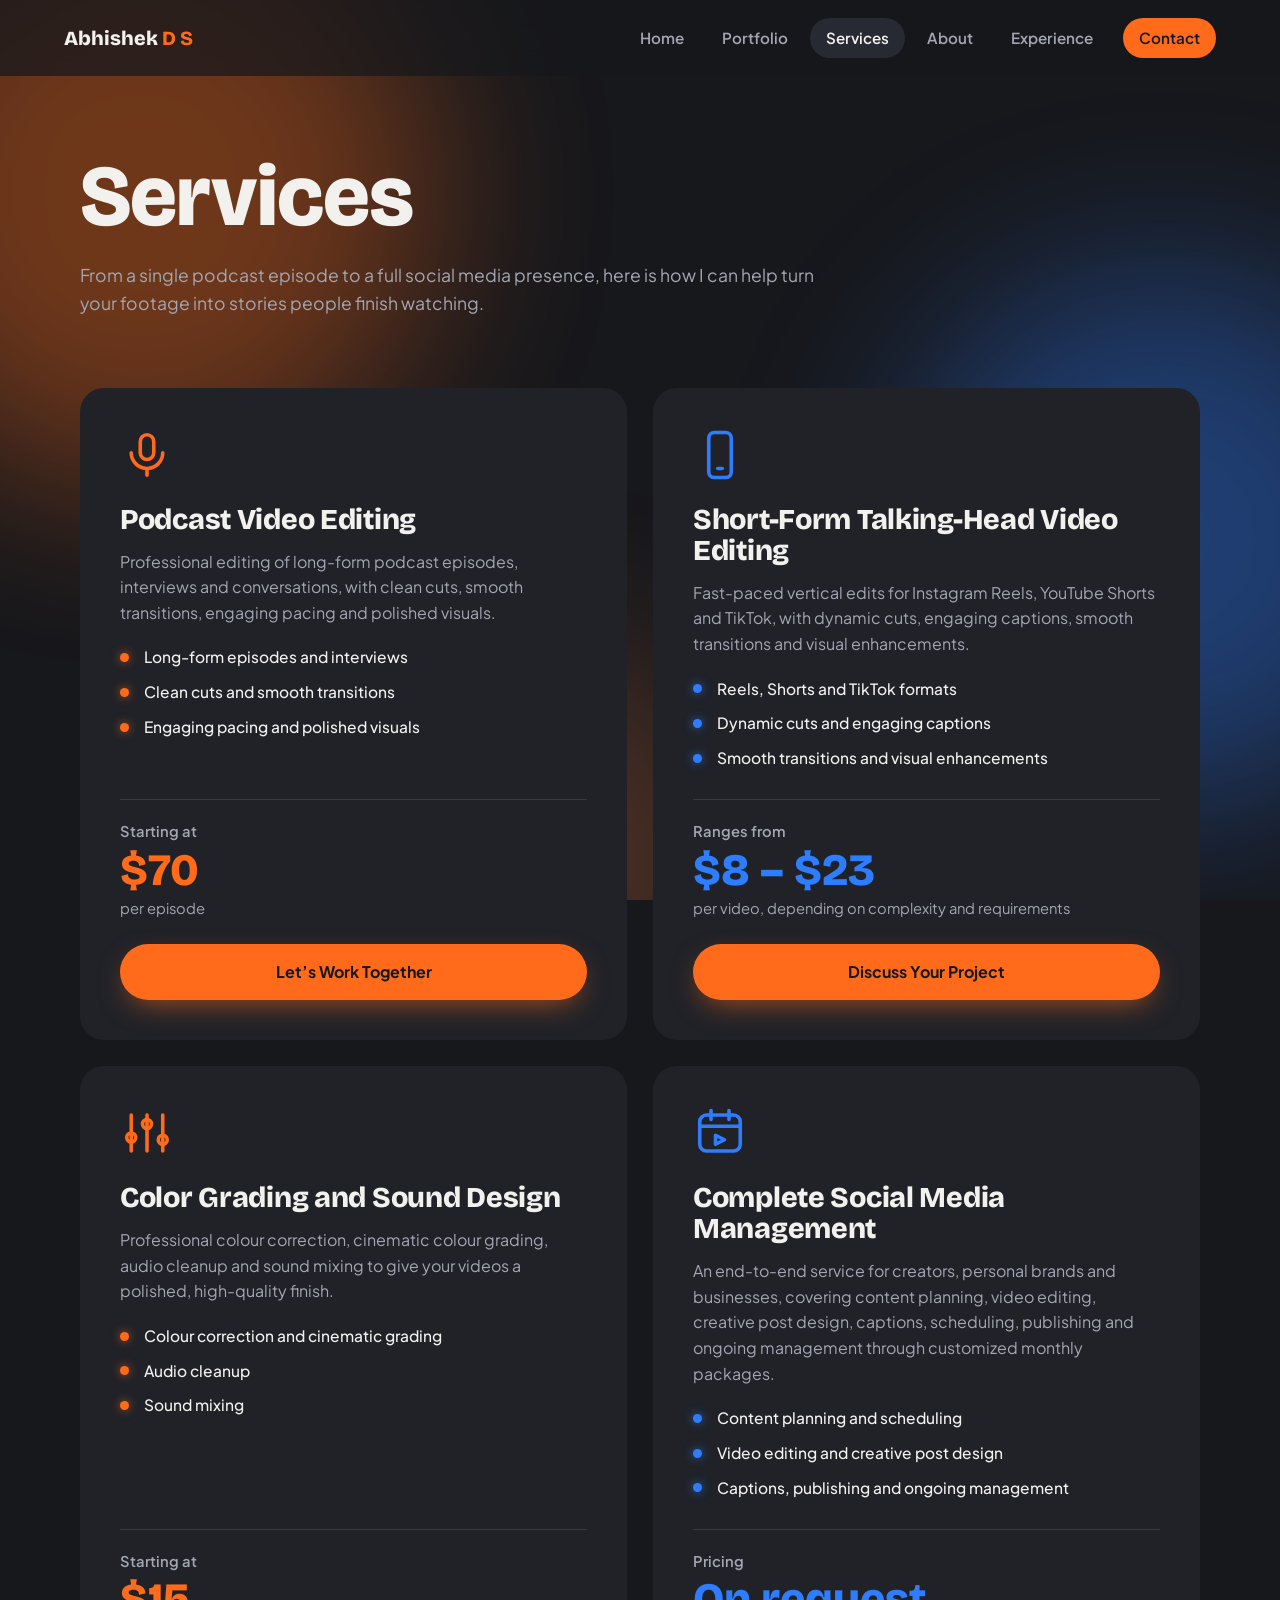
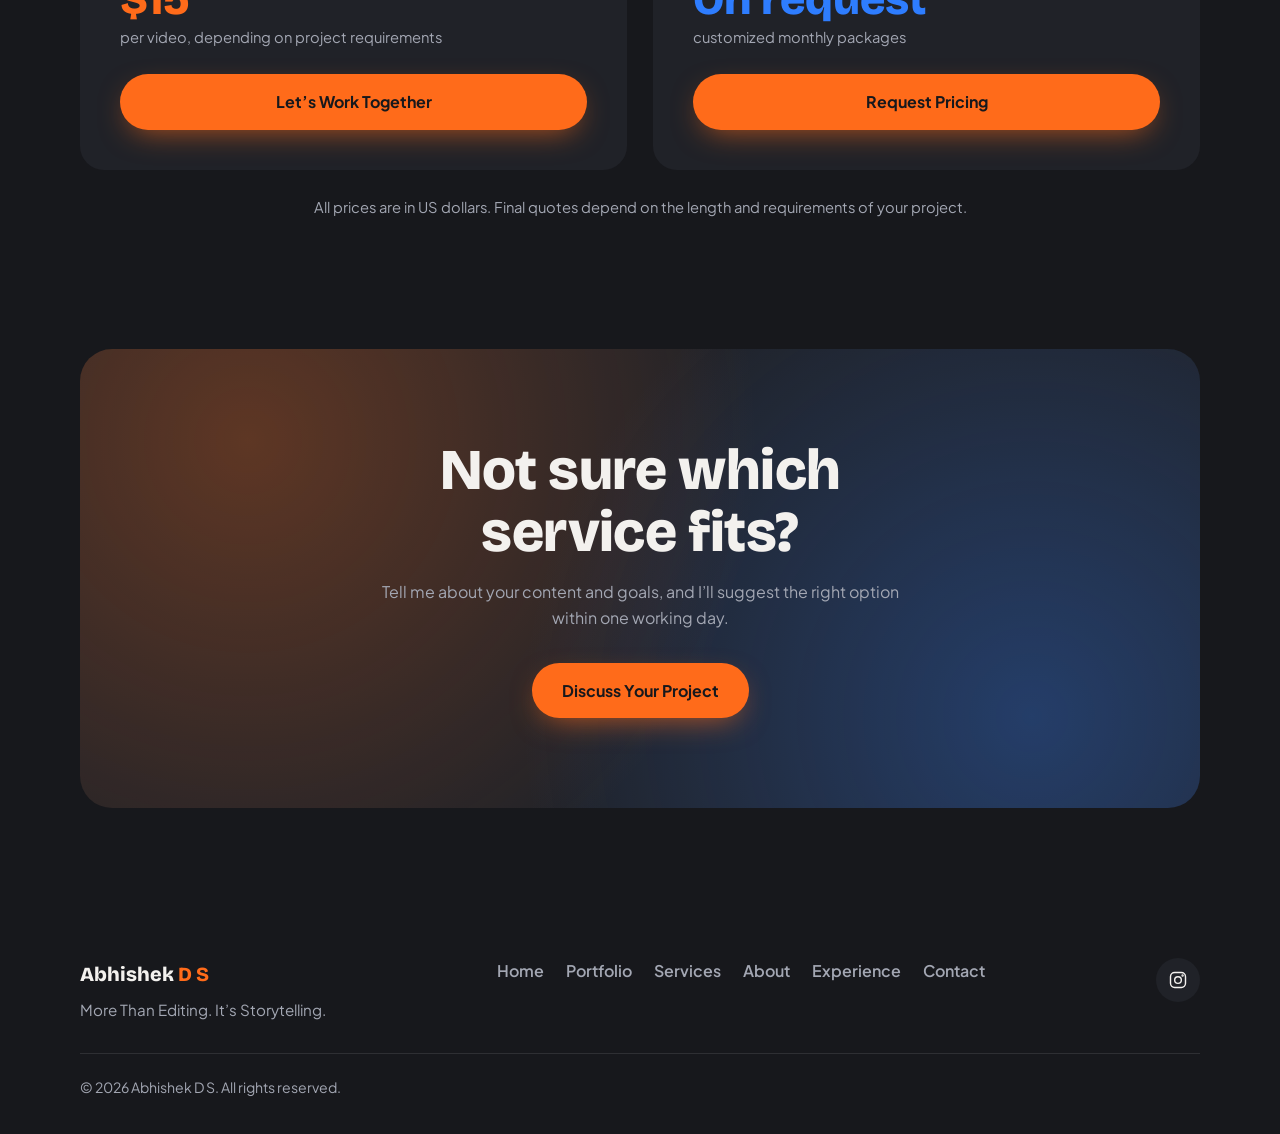
<file: abhishek-portfolio 12/services.html>
<!DOCTYPE html>

<html lang="en">
<head>
<meta charset="utf-8"/>
<meta content="width=device-width, initial-scale=1" name="viewport"/>
<title>Services | Abhishek D S</title>
<meta content="Abhishek D S is a video editor specialising in podcast and talking-head content. More than editing, it’s storytelling." name="description"/>
<link href="https://fonts.googleapis.com" rel="preconnect"/><link crossorigin="" href="https://fonts.gstatic.com" rel="preconnect"/>
<link href="https://fonts.googleapis.com/css2?family=Bricolage+Grotesque:opsz,wght@12..96,700;12..96,800&family=Plus+Jakarta+Sans:wght@400;500;600;700&display=swap" rel="stylesheet"/>
<link href="css/style.css" rel="stylesheet"/>
<link href="css/services.css" rel="stylesheet"/>
<script src="js/site.js"></script></head>
<body>
<div aria-hidden="true" class="orbs"><span class="orb o1"></span><span class="orb o2"></span><span class="orb o3"></span></div>
<header class="site-header">
<a class="logo" href="index.html">Abhishek<span> D S</span></a>
<button aria-expanded="false" aria-label="Open menu" class="nav-toggle"><i></i><i></i></button>
<nav class="nav" id="nav">
<a href="index.html">Home</a>
<a href="portfolio.html">Portfolio</a>
<a class="active" href="services.html">Services</a>
<a href="about.html">About</a><a href="experience.html">Experience</a>
<a class="nav-cta" href="contact.html">Contact</a>
</nav>
</header>
<main>
<section class="s-hero"><h1 data-k="services_1">Services</h1><p data-k="services_2">From a single podcast episode to a full social media presence, here is how I can help turn your footage into stories people finish watching.</p></section>
<section class="s-wrap"><div class="svc-grid" id="svc">
<article class="scard"><svg aria-hidden="true" viewbox="0 0 24 24"><rect height="11" rx="3" width="6" x="9" y="3"></rect><path d="M5 11a7 7 0 0 0 14 0M12 18v3"></path></svg><h2>Podcast Video Editing</h2><p class="sdesc">Professional editing of long-form podcast episodes, interviews and conversations, with clean cuts, smooth transitions, engaging pacing and polished visuals.</p><ul><li>Long-form episodes and interviews</li><li>Clean cuts and smooth transitions</li><li>Engaging pacing and polished visuals</li></ul><div class="sprice"><span>Starting at</span><b>$70</b><small>per episode</small></div><a class="btn btn-primary" href="contact.html?service=podcast-editing">Let’s Work Together</a></article>
<article class="scard"><svg aria-hidden="true" viewbox="0 0 24 24"><rect height="20" rx="2.5" width="10" x="7" y="2"></rect><path d="M11 18h2"></path></svg><h2>Short-Form Talking-Head Video Editing</h2><p class="sdesc">Fast-paced vertical edits for Instagram Reels, YouTube Shorts and TikTok, with dynamic cuts, engaging captions, smooth transitions and visual enhancements.</p><ul><li>Reels, Shorts and TikTok formats</li><li>Dynamic cuts and engaging captions</li><li>Smooth transitions and visual enhancements</li></ul><div class="sprice"><span>Ranges from</span><b>$8 – $23</b><small>per video, depending on complexity and requirements</small></div><a class="btn btn-primary" href="contact.html?service=short-form">Discuss Your Project</a></article>
<article class="scard"><svg aria-hidden="true" viewbox="0 0 24 24"><path d="M5 4v16M12 4v16M19 4v16"></path><circle cx="5" cy="14" r="2"></circle><circle cx="12" cy="8" r="2"></circle><circle cx="19" cy="15" r="2"></circle></svg><h2>Color Grading and Sound Design</h2><p class="sdesc">Professional colour correction, cinematic colour grading, audio cleanup and sound mixing to give your videos a polished, high-quality finish.</p><ul><li>Colour correction and cinematic grading</li><li>Audio cleanup</li><li>Sound mixing</li></ul><div class="sprice"><span>Starting at</span><b>$15</b><small>per video, depending on project requirements</small></div><a class="btn btn-primary" href="contact.html?service=color-sound">Let’s Work Together</a></article>
<article class="scard"><svg aria-hidden="true" viewbox="0 0 24 24"><rect height="16" rx="3" width="18" x="3" y="4"></rect><path d="M3 9h18M8 2v4M16 2v4"></path><path d="m10 13 4 2-4 2z"></path></svg><h2>Complete Social Media Management</h2><p class="sdesc">An end-to-end service for creators, personal brands and businesses, covering content planning, video editing, creative post design, captions, scheduling, publishing and ongoing management through customized monthly packages.</p><ul><li>Content planning and scheduling</li><li>Video editing and creative post design</li><li>Captions, publishing and ongoing management</li></ul><div class="sprice"><span>Pricing</span><b>On request</b><small>customized monthly packages</small></div><a class="btn btn-primary" href="contact.html?service=social-media">Request Pricing</a></article>
</div><p class="s-note" data-k="services_3">All prices are in US dollars. Final quotes depend on the length and requirements of your project.</p></section>
<section class="section reveal"><div class="cta"><h2 data-k="services_4">Not sure which service fits?</h2><p data-k="services_5">Tell me about your content and goals, and I’ll suggest the right option within one working day.</p><a class="btn btn-primary" data-k="services_6" href="contact.html">Discuss Your Project</a></div></section>
</main>
<footer class="site-footer">
<div class="foot-top">
<div><a class="logo" href="index.html">Abhishek<span> D S</span></a><p data-k="g_foottag">More Than Editing. It’s Storytelling.</p></div>
<nav aria-label="Footer" class="foot-links">
<a href="index.html">Home</a><a href="portfolio.html">Portfolio</a><a href="services.html">Services</a><a href="about.html">About</a><a href="experience.html">Experience</a><a href="contact.html">Contact</a>
</nav>
<div class="social">
<a aria-label="Instagram" data-social="instagram" href="#"><svg viewbox="0 0 24 24"><rect height="18" rx="5" width="18" x="3" y="3"></rect><circle cx="12" cy="12" r="4"></circle><circle cx="17.5" cy="6.5" r=".6"></circle></svg></a>
<a aria-label="YouTube" data-social="youtube" href="#"><svg viewbox="0 0 24 24"><rect height="14" rx="4" width="20" x="2" y="5"></rect><path d="m10 9 5 3-5 3z"></path></svg></a>

<a aria-label="X" data-social="x" href="#"><svg viewbox="0 0 24 24"><path d="m4 4 16 16M20 4 4 20"></path></svg></a>
</div>
</div>
<p class="copy" data-k="g_copy">© 2026 Abhishek D S. All rights reserved.</p>
</footer>
<script src="js/main.js"></script>
<script src="js/services.js"></script>
</body>
</html>
</file>
<file: abhishek-portfolio 12/css/style.css>
:root{--bg-rgb:23,24,28;--surface-rgb:32,34,40;--a1-rgb:255,107,26;--a2-rgb:46,125,255;--a1b:#ff8340;--bg:#17181c;--surface:#202228;--surface-2:#272a32;--text:#f3f1ee;--muted:#a3a7b3;--orange:#ff6b1a;--blue:#2e7dff;--radius:18px;--head:'Bricolage Grotesque','Arial Black',sans-serif;--body:'Plus Jakarta Sans','Segoe UI',Arial,sans-serif;--ease:cubic-bezier(.22,.8,.24,1)}
*{box-sizing:border-box;margin:0;padding:0}
html{scroll-behavior:smooth}
body{background:var(--bg);color:var(--text);font-family:var(--body);line-height:1.6;overflow-x:hidden;-webkit-font-smoothing:antialiased}
img{display:block;max-width:100%}
a{color:inherit;text-decoration:none}
:focus-visible{outline:2px solid var(--blue);outline-offset:3px;border-radius:6px}
h1,h2,h3{font-family:var(--head);line-height:1.08;letter-spacing:-.01em}

/* Background glow: blurred shapes that drift and pulse */
.orbs{position:fixed;inset:0;z-index:-1;overflow:hidden;pointer-events:none}
.orb{position:absolute;border-radius:50%;filter:blur(90px);opacity:.38;will-change:transform,opacity}
.o1{width:46vw;height:46vw;left:-12vw;top:-8vw;background:var(--orange);animation:drift1 26s ease-in-out infinite alternate,pulse 9s ease-in-out infinite}
.o2{width:42vw;height:42vw;right:-12vw;top:30vh;background:var(--blue);animation:drift2 32s ease-in-out infinite alternate,pulse 11s ease-in-out infinite 2s}
.o3{width:34vw;height:34vw;left:25vw;bottom:-14vw;background:var(--a1b);opacity:.22;animation:drift3 30s ease-in-out infinite alternate,pulse 13s ease-in-out infinite 4s}
@keyframes drift1{to{transform:translate(14vw,22vh) scale(1.15)}}
@keyframes drift2{to{transform:translate(-16vw,-18vh) scale(1.1)}}
@keyframes drift3{to{transform:translate(-18vw,-12vh) scale(1.2)}}
@keyframes pulse{50%{opacity:.18}}

/* Header */
.site-header{position:fixed;top:0;left:0;right:0;z-index:50;display:flex;align-items:center;justify-content:space-between;padding:18px clamp(20px,5vw,64px);background:rgba(var(--bg-rgb),.72);backdrop-filter:blur(14px);-webkit-backdrop-filter:blur(14px)}
.logo{font-family:var(--head);font-weight:800;font-size:1.25rem}
.logo span{color:var(--orange)}
.nav{display:flex;align-items:center;gap:6px}
.nav a{padding:8px 16px;border-radius:999px;font-weight:600;font-size:.95rem;color:var(--muted);transition:color .3s,background .3s}
.nav a:hover,.nav a.active{color:var(--text)}
.nav a.active{background:var(--surface-2)}
.nav .nav-cta{background:var(--orange);color:var(--bg);margin-left:8px}
.nav .nav-cta:hover{background:var(--a1b);color:var(--bg)}
.nav-toggle{display:none;background:none;border:0;width:44px;height:44px;cursor:pointer;position:relative}
.nav-toggle i{position:absolute;left:10px;right:10px;height:2px;background:var(--text);transition:transform .3s,top .3s}
.nav-toggle i:first-child{top:17px}.nav-toggle i:last-child{top:25px}
.nav-toggle[aria-expanded=true] i:first-child{top:21px;transform:rotate(45deg)}
.nav-toggle[aria-expanded=true] i:last-child{top:21px;transform:rotate(-45deg)}

/* Buttons */
.btn{display:inline-block;padding:15px 30px;border-radius:999px;font-weight:700;font-size:1rem;transition:transform .35s var(--ease),box-shadow .35s,background .3s}
.btn-primary{background:var(--orange);color:var(--bg);box-shadow:0 10px 30px -10px rgba(var(--a1-rgb),.7)}
.btn-primary:hover{transform:translateY(-3px);box-shadow:0 16px 36px -10px rgba(var(--a1-rgb),.85)}
.btn-ghost{border:1.5px solid rgba(255,255,255,.22)}
.btn-ghost:hover{border-color:var(--blue);background:rgba(var(--a2-rgb),.12);transform:translateY(-3px)}

/* Hero */
.hero{min-height:100vh;display:grid;grid-template-columns:1.15fr .85fr;align-items:center;gap:clamp(32px,6vw,90px);padding:130px clamp(20px,6vw,90px) 80px;max-width:1360px;margin:0 auto}
.role{color:var(--blue);font-weight:700;font-size:1.05rem;margin-bottom:18px}
.hero h1{font-size:clamp(3rem,8vw,6.6rem);font-weight:800}
.tagline{font-family:var(--head);font-weight:700;font-size:clamp(1.3rem,2.6vw,2rem);margin:22px 0 18px;color:var(--orange)}
.hero-sub{color:var(--muted);max-width:46ch;font-size:1.1rem}
.hero-actions{display:flex;gap:14px;flex-wrap:wrap;margin-top:36px}
.hero-photo{display:flex;justify-content:center}
.frame{position:relative;width:min(100%,420px);aspect-ratio:4/5;border-radius:28px;padding:6px;background:linear-gradient(140deg,var(--orange),var(--blue));box-shadow:0 0 60px -6px rgba(var(--a1-rgb),.45),0 0 100px -10px rgba(var(--a2-rgb),.45);animation:glow 6s ease-in-out infinite alternate}
.frame img{width:100%;height:100%;object-fit:cover;border-radius:23px;background:var(--surface)}
@keyframes glow{to{box-shadow:0 0 80px 0 rgba(var(--a2-rgb),.5),0 0 90px -10px rgba(var(--a1-rgb),.5)}}
.hero-text>*{opacity:0;transform:translateY(24px);animation:rise .9s var(--ease) forwards}
.hero-text>:nth-child(2){animation-delay:.12s}.hero-text>:nth-child(3){animation-delay:.24s}.hero-text>:nth-child(4){animation-delay:.36s}.hero-text>:nth-child(5){animation-delay:.48s}
.hero-photo{opacity:0;filter:blur(18px);transform:scale(.94);animation:photo 1.6s .25s var(--ease) forwards}
@keyframes rise{to{opacity:1;transform:none}}
@keyframes photo{to{opacity:1;filter:blur(0);transform:none}}

/* Sections */
.section,.stats{max-width:1200px;margin:0 auto;padding:clamp(60px,9vw,110px) clamp(20px,5vw,40px)}
.section-head{margin-bottom:44px}
.section-head h2{font-size:clamp(2rem,4.5vw,3.2rem);font-weight:800}
.section-head p{color:var(--muted);margin-top:12px;max-width:52ch}
.center{text-align:center;margin-top:48px}
.reveal{opacity:0;transform:translateY(40px);transition:opacity .9s var(--ease),transform .9s var(--ease)}
.reveal.in{opacity:1;transform:none}

/* Stats */
.stats{display:grid;grid-template-columns:repeat(auto-fit,minmax(180px,1fr));gap:20px;padding-top:20px}
.stat{padding:30px 24px;background:rgba(var(--surface-rgb),.7);border-radius:var(--radius);backdrop-filter:blur(8px)}
.stat b{display:block;font-family:var(--head);font-size:clamp(2.4rem,5vw,3.6rem);font-weight:800;color:var(--orange);line-height:1}
.stat:nth-child(even) b{color:var(--blue)}
.stat span{display:block;margin-top:10px;color:var(--muted);font-weight:600}

/* Services */
.services{display:grid;grid-template-columns:repeat(auto-fit,minmax(230px,1fr));gap:20px}
.service{padding:30px 26px;background:var(--surface);border-radius:var(--radius);transition:transform .4s var(--ease),background .4s}
.service:hover{transform:translateY(-6px);background:var(--surface-2)}
.service svg{width:44px;height:44px;fill:none;stroke:var(--blue);stroke-width:1.6;stroke-linecap:round;stroke-linejoin:round;margin-bottom:20px}
.service:nth-child(odd) svg{stroke:var(--orange)}
.service h3{font-size:1.2rem;margin-bottom:10px}
.service p{color:var(--muted);font-size:.97rem}

/* Featured work */
.grid{display:grid;grid-template-columns:repeat(3,1fr);gap:20px}
.thumb{position:relative;aspect-ratio:16/10;border-radius:var(--radius);overflow:hidden;display:block;background:var(--surface)}
.thumb-bg{position:absolute;inset:0;transition:transform .8s var(--ease)}
.thumb:hover .thumb-bg{transform:scale(1.1)}
.t1 .thumb-bg{background:radial-gradient(circle at 25% 30%,var(--orange),transparent 55%),linear-gradient(135deg,#2a1a14,#1d2a4a)}
.t2 .thumb-bg{background:radial-gradient(circle at 75% 25%,#2e7dff,transparent 55%),linear-gradient(135deg,#1b2336,#3a2216)}
.t3 .thumb-bg{background:radial-gradient(circle at 50% 80%,var(--a1b),transparent 60%),linear-gradient(135deg,#25203a,#1a2b3f)}
.t4 .thumb-bg{background:radial-gradient(circle at 20% 75%,#2e7dff,transparent 55%),linear-gradient(135deg,#34201a,#202228)}
.t5 .thumb-bg{background:radial-gradient(circle at 80% 70%,var(--orange),transparent 55%),linear-gradient(135deg,#182a45,#202228)}
.t6 .thumb-bg{background:radial-gradient(circle at 40% 25%,#4a92ff,transparent 55%),linear-gradient(135deg,#3a2418,#1d2233)}
.thumb::after{content:"";position:absolute;inset:0;background:linear-gradient(to top,rgba(10,10,14,.85),transparent 55%)}
.play{position:absolute;z-index:2;top:50%;left:50%;width:58px;height:58px;margin:-29px 0 0 -29px;border-radius:50%;background:rgba(255,255,255,.14);backdrop-filter:blur(6px);opacity:0;transform:scale(.8);transition:opacity .4s,transform .4s var(--ease)}
.play::before{content:"";position:absolute;top:19px;left:23px;border:10px solid transparent;border-left:16px solid #fff;border-right:0}
.thumb:hover .play{opacity:1;transform:none}
.thumb-info{position:absolute;z-index:2;left:20px;right:20px;bottom:16px;transition:transform .4s var(--ease)}
.thumb:hover .thumb-info{transform:translateY(-4px)}
.thumb-info h3{font-size:1.05rem}
.thumb-info p{color:var(--muted);font-size:.88rem;margin-top:2px}

/* Testimonials */
.slider{max-width:820px;margin:0 auto;overflow:hidden}
.track{display:flex;transition:transform .7s var(--ease)}
.quote{flex:0 0 100%;padding:0 6px}
.quote blockquote{background:var(--surface);border-radius:var(--radius);padding:clamp(28px,5vw,48px);font-size:clamp(1.1rem,2.2vw,1.45rem);line-height:1.55;font-weight:500;border-left:4px solid var(--orange)}
.quote:nth-child(2) blockquote{border-left-color:var(--blue)}
.quote figcaption{margin:18px 6px 0;color:var(--muted)}
.quote figcaption b{color:var(--text);margin-right:10px}
.slider-ctrl{display:flex;align-items:center;justify-content:center;gap:18px;margin-top:28px}
.slider-ctrl button{width:46px;height:46px;border-radius:50%;border:1.5px solid rgba(255,255,255,.2);background:none;color:var(--text);font-size:1.1rem;cursor:pointer;transition:background .3s,border-color .3s}
.slider-ctrl button:hover{background:var(--orange);border-color:var(--orange);color:var(--bg)}
.dots{display:flex;gap:10px}
.slider-ctrl .dots button{width:10px;height:10px;padding:0;border:0;border-radius:99px;background:#4a4e5a;transition:width .4s var(--ease),background .3s}
.slider-ctrl .dots button.on,.slider-ctrl .dots button.on:hover{background:var(--orange);width:28px}
.slider-ctrl .dots button:hover{background:#6a6f7d}

/* Marquee */
.marquee{overflow:hidden;mask-image:linear-gradient(90deg,transparent,#000 12%,#000 88%,transparent);-webkit-mask-image:linear-gradient(90deg,transparent,#000 12%,#000 88%,transparent)}
.marquee-track{display:flex;gap:18px;width:max-content;animation:scroll 34s linear infinite}
.marquee:hover .marquee-track{animation-play-state:paused}
.marquee-track span{padding:16px 34px;border-radius:999px;background:var(--surface);font-family:var(--head);font-weight:700;font-size:1.15rem;color:var(--muted);white-space:nowrap}
@keyframes scroll{to{transform:translateX(calc(-50% - 9px))}}

/* CTA */
.cta{text-align:center;padding:clamp(48px,8vw,90px) 24px;border-radius:32px;background:radial-gradient(circle at 15% 20%,rgba(var(--a1-rgb),.28),transparent 50%),radial-gradient(circle at 85% 80%,rgba(var(--a2-rgb),.3),transparent 50%),var(--surface)}
.cta h2{font-size:clamp(2rem,5vw,3.6rem);font-weight:800;max-width:16ch;margin:0 auto 16px}
.cta p{color:var(--muted);max-width:44ch;margin:0 auto 32px}

/* Footer */
.site-footer{max-width:1200px;margin:0 auto;padding:40px clamp(20px,5vw,40px) 36px}
.foot-top{display:flex;justify-content:space-between;align-items:flex-start;gap:30px;flex-wrap:wrap;padding-bottom:30px;border-bottom:1px solid rgba(255,255,255,.1)}
.foot-top p{color:var(--muted);margin-top:8px;font-size:.95rem}
.foot-links{display:flex;gap:22px;flex-wrap:wrap}
.foot-links a{color:var(--muted);font-weight:600;transition:color .3s}
.foot-links a:hover{color:var(--orange)}
.social{display:flex;gap:12px}
.social a{width:44px;height:44px;display:grid;place-items:center;border-radius:50%;background:var(--surface);transition:background .3s,transform .3s var(--ease)}
.social a:hover{background:var(--blue);transform:translateY(-3px)}
.social svg{width:20px;height:20px;fill:none;stroke:var(--text);stroke-width:1.7;stroke-linecap:round;stroke-linejoin:round}
.copy{color:var(--muted);font-size:.88rem;margin-top:22px}

/* Placeholder pages */
.stub{min-height:100vh;display:grid;place-content:center;text-align:center;padding:120px 24px}
.stub h1{font-size:clamp(2.4rem,6vw,4.4rem);font-weight:800;margin-bottom:14px}
.stub p{color:var(--muted);margin-bottom:28px}

@media(max-width:960px){
 .stats,.services{grid-template-columns:repeat(2,1fr)}
 .grid{grid-template-columns:repeat(2,1fr)}
}
@media(max-width:760px){
 .nav-toggle{display:block}
 .nav{position:fixed;top:72px;left:16px;right:16px;flex-direction:column;align-items:stretch;padding:14px;border-radius:20px;background:var(--surface);opacity:0;pointer-events:none;transform:translateY(-10px);transition:opacity .3s,transform .3s}
 .nav.open{opacity:1;pointer-events:auto;transform:none}
 .nav a{text-align:center}.nav .nav-cta{margin:6px 0 0}
 .hero{grid-template-columns:1fr;padding-top:110px;text-align:center}
 .hero-photo{order:-1}.frame{width:min(78%,320px)}
 .hero-sub{margin:0 auto}.hero-actions{justify-content:center}
 .grid,.services{grid-template-columns:1fr}
 .foot-top{flex-direction:column}
}
@media(max-width:420px){.stats{gap:12px}.stat{padding:22px 16px}}
@media(prefers-reduced-motion:reduce){
 *,*::before,*::after{animation-duration:.01ms!important;animation-iteration-count:1!important;transition-duration:.01ms!important}
 .reveal{opacity:1;transform:none}.marquee{overflow-x:auto}
}

/* Seven menu items need the compact menu earlier */
@media(max-width:1000px){
 .nav-toggle{display:block}
 .nav{position:fixed;top:72px;left:16px;right:16px;flex-direction:column;align-items:stretch;padding:14px;border-radius:20px;background:var(--surface);opacity:0;pointer-events:none;transform:translateY(-10px);transition:opacity .3s,transform .3s}
 .nav.open{opacity:1;pointer-events:auto;transform:none}
 .nav a{text-align:center}.nav .nav-cta{margin:6px 0 0}
}

.thumb>img{position:absolute;inset:0;width:100%;height:100%;object-fit:cover;transition:transform .8s var(--ease)}
.thumb:hover>img{transform:scale(1.1)}
.pending main,.pending .site-footer{opacity:0}
main,.site-footer{transition:opacity .5s ease}
</file>
<file: abhishek-portfolio 12/css/admin.css>
body{overflow:auto}
.login{min-height:100vh;display:grid;place-items:center;padding:24px}
.lbox{width:min(100%,420px);background:var(--surface);border-radius:24px;padding:36px;box-shadow:0 30px 80px -30px rgba(var(--a1-rgb),.5)}
.lbox h1{font-size:2rem;margin-bottom:6px}.lbox p{color:var(--muted);margin-bottom:22px}
.fl{display:flex;flex-direction:column;gap:6px;margin-bottom:16px}
.fl span{font-weight:600;font-size:.9rem;color:var(--muted)}
.fl input,.fl select,.fl textarea{width:100%;padding:13px 15px;border-radius:12px;border:1.5px solid rgba(255,255,255,.14);background:var(--bg);color:var(--text);font:500 .98rem var(--body);outline:0;transition:border-color .3s,box-shadow .3s}
.fl input:focus,.fl select:focus,.fl textarea:focus{border-color:var(--orange);box-shadow:0 0 0 4px rgba(var(--a1-rgb),.16)}
.fl textarea{resize:vertical}
.err{color:#ff8b8b;min-height:1.3em;margin-bottom:10px;font-size:.92rem}
.lbox .btn,.bar .btn{border:0;cursor:pointer;font-family:var(--body)}
#app{display:grid;grid-template-columns:260px 1fr;min-height:100vh}
.side{position:sticky;top:0;height:100vh;overflow:auto;padding:24px 16px;background:rgba(var(--surface-rgb),.9);backdrop-filter:blur(10px)}
.side .logo{display:block;padding:0 12px 18px}
.side h4{color:var(--muted);font-size:.8rem;font-weight:600;margin:18px 12px 6px}
.side button{display:block;width:100%;text-align:left;padding:10px 14px;border:0;border-radius:12px;background:none;color:var(--muted);font:600 .95rem var(--body);cursor:pointer;transition:background .25s,color .25s}
.side button:hover{color:var(--text);background:var(--surface-2)}
.side button.on{background:var(--orange);color:var(--bg)}
.mainc{padding:0 clamp(18px,4vw,48px) 80px;min-width:0}
.bar{position:sticky;top:0;z-index:5;display:flex;justify-content:space-between;align-items:center;gap:14px;padding:18px 0;background:rgba(var(--bg-rgb),.85);backdrop-filter:blur(10px)}
.bar h2{font-size:1.6rem}
.bar .r{display:flex;gap:12px;align-items:center;flex-wrap:wrap}
.state{color:var(--muted);font-size:.9rem}.state.dirty{color:#ffb45a}
.ghost{border:1.5px solid rgba(255,255,255,.2)!important;background:none!important;color:var(--text)!important;padding:11px 20px!important}
.hint{color:var(--muted);margin-bottom:18px;max-width:70ch}
.banner{background:rgba(255,180,90,.12);border:1px solid rgba(255,180,90,.4);color:#ffcf99;border-radius:14px;padding:14px 18px;margin-bottom:20px}
.grp,.item{background:var(--surface);border-radius:18px;padding:22px;margin-bottom:18px}
.grp h3{font-size:1.1rem;margin-bottom:16px}
.ih{display:flex;justify-content:space-between;align-items:center;gap:10px;margin-bottom:14px}
.ih button,.btn.sm{padding:8px 14px;border-radius:10px;border:1px solid rgba(255,255,255,.2);background:none;color:var(--text);cursor:pointer;font:600 .85rem var(--body);margin-left:6px}
.ih .del{border-color:#ff7a7a;color:#ff9b9b}
.g2{display:grid;grid-template-columns:repeat(auto-fit,minmax(220px,1fr));gap:0 16px}
.chk{display:flex;gap:10px;align-items:center;margin:4px 0 14px;font-weight:600}
.imgf{display:flex;gap:18px;align-items:center;margin-bottom:16px}
.imgf img{width:150px;aspect-ratio:16/10;object-fit:cover;border-radius:12px;background:var(--bg)}
.imgf b{display:block;margin-bottom:6px}.imgf small{display:block;color:var(--muted);margin-top:4px}
.imgf input{color:var(--muted);max-width:100%}
.cards{display:grid;grid-template-columns:repeat(auto-fit,minmax(230px,1fr));gap:16px}
.dcard{background:var(--surface);border:0;text-align:left;border-radius:18px;padding:22px;color:var(--text);cursor:pointer;font:inherit;transition:transform .3s,box-shadow .3s}
.dcard:hover{transform:translateY(-4px);box-shadow:0 18px 40px -16px rgba(var(--a1-rgb),.5)}
.dcard b{display:block;font-family:var(--head);font-size:1.1rem;margin-bottom:6px}.dcard span{color:var(--muted);font-size:.92rem}
.themes{display:grid;grid-template-columns:repeat(auto-fit,minmax(220px,1fr));gap:16px}
.tcard{border:2px solid rgba(255,255,255,.12);border-radius:18px;padding:24px;text-align:left;cursor:pointer;font:inherit;transition:transform .3s,border-color .3s}
.tcard:hover{transform:translateY(-4px)}.tcard.on{border-color:var(--orange);box-shadow:0 0 0 4px rgba(var(--a1-rgb),.25)}
.tcard b{display:block;font-family:var(--head);margin-bottom:14px}.tcard i{display:inline-block;width:30px;height:30px;border-radius:50%;margin-right:8px;border:2px solid rgba(255,255,255,.2)}
#toast{position:fixed;bottom:24px;left:50%;transform:translate(-50%,30px);opacity:0;padding:14px 24px;border-radius:999px;background:var(--surface-2);box-shadow:0 12px 40px rgba(0,0,0,.4);transition:opacity .3s,transform .3s;z-index:99;pointer-events:none}
#toast.show{opacity:1;transform:translate(-50%,0)}#toast.bad{background:#5a2020}
@media(max-width:900px){#app{grid-template-columns:1fr}.side{position:static;height:auto;display:flex;flex-wrap:wrap;gap:4px}.side h4{width:100%;margin:8px 4px 0}.side button{width:auto}.imgf{flex-direction:column;align-items:flex-start}}
.steps{padding-left:22px;display:grid;gap:8px}.btn.ghost,button.ghost{margin-left:10px}
.note{background:rgba(255,180,90,.12);border:1px solid rgba(255,180,90,.4);color:#ffcf99;border-radius:12px;padding:12px 14px;margin-bottom:14px;font-size:.92rem;line-height:1.5}.note[hidden]{display:none}
</file>
<file: abhishek-portfolio 12/css/about.css>
.a-hero{max-width:1200px;margin:0 auto;padding:150px clamp(20px,5vw,40px) 40px;display:grid;grid-template-columns:.8fr 1.2fr;gap:clamp(32px,6vw,80px);align-items:center}
.a-photo{display:flex;justify-content:center;opacity:0;filter:blur(16px);transform:scale(.95);animation:photo 1.5s .2s var(--ease) forwards}
.a-photo .frame{animation:glow 6s ease-in-out infinite alternate}
.a-story>*{opacity:0;transform:translateY(24px);animation:rise .9s var(--ease) forwards}
.a-story>:nth-child(2){animation-delay:.15s}.a-story>:nth-child(3){animation-delay:.3s}.a-story>:nth-child(4){animation-delay:.45s}
.a-story h1{font-size:clamp(2.4rem,5.5vw,4.2rem);font-weight:800;margin-bottom:26px}
.a-story p{color:var(--muted);font-size:1.08rem;max-width:58ch;margin-bottom:18px}
.a-story .lead{color:var(--text);font-size:1.25rem;font-weight:500}
.mission{max-width:900px;margin:0 auto;text-align:center;font-family:var(--head);font-weight:700;font-size:clamp(1.6rem,3.6vw,2.7rem);line-height:1.25;padding:clamp(34px,6vw,64px) clamp(22px,5vw,56px);border-radius:32px;background:radial-gradient(circle at 12% 15%,rgba(var(--a1-rgb),.24),transparent 55%),radial-gradient(circle at 88% 85%,rgba(var(--a2-rgb),.26),transparent 55%),var(--surface)}
/* timeline */
.tl{list-style:none;position:relative;max-width:980px;margin:0 auto;padding:6px 0}
.tl::before{content:"";position:absolute;top:0;bottom:0;left:50%;width:2px;margin-left:-1px;background:rgba(255,255,255,.1)}
.tl-item{position:relative;width:50%;padding:0 48px 44px 0;opacity:0;filter:blur(8px);transform:translateX(-36px);transition:opacity .9s var(--ease),transform .9s var(--ease),filter .9s var(--ease)}
.tl-item:nth-child(even){margin-left:50%;padding:0 0 44px 48px;transform:translateX(36px)}
.tl-item:last-child{padding-bottom:0}
.tl-item.in{opacity:1;filter:none;transform:none}
.tl-item::before{content:"";position:absolute;top:26px;right:-9px;width:18px;height:18px;border-radius:50%;background:var(--orange);box-shadow:0 0 0 6px rgba(var(--a1-rgb),.18),0 0 24px rgba(var(--a1-rgb),.7);animation:dot 4s ease-in-out infinite}
.tl-item:nth-child(even)::before{right:auto;left:-9px;background:var(--blue);box-shadow:0 0 0 6px rgba(var(--a2-rgb),.18),0 0 24px rgba(var(--a2-rgb),.7)}
@keyframes dot{50%{transform:scale(1.18)}}
.tl-card{background:var(--surface);border-radius:var(--radius);padding:24px 26px;transition:transform .4s var(--ease),background .4s}
.tl-card:hover{transform:translateY(-4px);background:var(--surface-2)}
.tl-card h3{font-size:1.2rem;margin-bottom:8px}
.tl-card p{color:var(--muted);font-size:.97rem}
/* skills */
.skills{max-width:860px;display:grid;gap:30px}
.skill-top{display:flex;justify-content:space-between;align-items:baseline;margin-bottom:12px}
.skill-top h3{font-size:1.15rem}
.skill-top b{font-family:var(--head);font-size:1.15rem;color:var(--orange)}
.skill:nth-child(even) .skill-top b{color:var(--blue)}
.meter{height:14px;border-radius:99px;background:var(--surface-2);overflow:hidden}
.fill{display:block;height:100%;border-radius:99px;background:linear-gradient(90deg,var(--orange),var(--blue));transform-origin:left;transform:scaleX(0);transition:transform 1.8s var(--ease);box-shadow:0 0 18px rgba(var(--a1-rgb),.5)}
.skill.in .fill{transform:scaleX(var(--v))}
@media(max-width:860px){
 .a-hero{grid-template-columns:1fr;padding-top:120px}
 .a-photo .frame{width:min(78%,320px)}
 .tl::before{left:9px}
 .tl-item,.tl-item:nth-child(even){width:100%;margin-left:0;padding:0 0 30px 44px;transform:translateX(28px)}
 .tl-item::before,.tl-item:nth-child(even)::before{left:0;right:auto}
}
@media(prefers-reduced-motion:reduce){.a-photo,.a-story>*{opacity:1;filter:none;transform:none}.tl-item{opacity:1;filter:none;transform:none}}
</file>
<file: abhishek-portfolio 12/css/contact.css>
.c-hero{max-width:1200px;margin:0 auto;padding:150px clamp(20px,5vw,40px) 30px}
.c-hero h1{font-size:clamp(3rem,7vw,5.4rem);font-weight:800}
.invite{color:var(--muted);max-width:52ch;margin-top:18px;font-size:1.2rem}
.c-wrap{max-width:1200px;margin:0 auto;padding:20px clamp(20px,5vw,40px) 90px;display:grid;grid-template-columns:1.5fr 1fr;gap:28px;align-items:start}
.cform{display:grid;grid-template-columns:1fr 1fr;gap:22px;padding:clamp(24px,4vw,40px);background:var(--surface);border-radius:24px;opacity:0;transform:translateY(34px);transition:opacity .9s var(--ease),transform .9s var(--ease)}
.cform.in{opacity:1;transform:none}
.field{display:flex;flex-direction:column;gap:8px;opacity:0;transform:translateY(18px)}
.cform.in .field{animation:rise .8s var(--ease) forwards;animation-delay:calc(var(--i)*90ms + 200ms)}
.wide{grid-column:1/-1}
.field label{font-weight:600;font-size:.95rem;color:var(--muted);transition:color .35s}
.field:focus-within label{color:var(--orange)}
.field:nth-child(even):focus-within label{color:var(--blue)}
.field input,.field select,.field textarea{width:100%;padding:15px 18px;border-radius:14px;border:1.5px solid rgba(255,255,255,.14);background:var(--bg);color:var(--text);font:500 1rem var(--body);outline:0;transition:border-color .35s,box-shadow .45s var(--ease),background .35s}
.field textarea{resize:vertical;min-height:140px}
.field select{appearance:none;-webkit-appearance:none;cursor:pointer;padding-right:46px;background-image:url("data:image/svg+xml,%3Csvg xmlns='http://www.w3.org/2000/svg' viewBox='0 0 24 24' fill='none' stroke='%23a3a7b3' stroke-width='2' stroke-linecap='round' stroke-linejoin='round'%3E%3Cpath d='m6 9 6 6 6-6'/%3E%3C/svg%3E");background-repeat:no-repeat;background-position:right 16px center;background-size:20px}
.field select:invalid{color:var(--muted)}
.field option{color:var(--text);background:var(--surface)}
.field input:hover,.field select:hover,.field textarea:hover{border-color:rgba(255,255,255,.28)}
.field input:focus,.field select:focus,.field textarea:focus{border-color:var(--orange);background:var(--surface);box-shadow:0 0 0 4px rgba(var(--a1-rgb),.16),0 0 34px -6px rgba(var(--a1-rgb),.55)}
.field:nth-child(even) input:focus,.field:nth-child(even) select:focus,.field:nth-child(even) textarea:focus{border-color:var(--blue);box-shadow:0 0 0 4px rgba(var(--a2-rgb),.18),0 0 34px -6px rgba(var(--a2-rgb),.6)}
.field.bad input,.field.bad select,.field.bad textarea{border-color:#ff5a5a}
.submit{width:100%;border:0;cursor:pointer;font-family:var(--body);padding:18px 30px;font-size:1.05rem}
.status{min-height:1.4em;margin-top:6px;font-size:.95rem;color:var(--muted)}
.status.ok{color:var(--blue)}.status.err{color:#ff8b8b}
.cinfo{display:grid;gap:18px;opacity:0;transform:translateY(34px);transition:opacity .9s var(--ease) .2s,transform .9s var(--ease) .2s}
.cinfo.in{opacity:1;transform:none}
.icard{display:flex;gap:18px;align-items:center;padding:24px 26px;background:var(--surface);border-radius:20px;transition:transform .4s var(--ease),background .4s,box-shadow .5s}
.icard:hover{transform:translateY(-5px);background:var(--surface-2);box-shadow:0 20px 44px -16px rgba(var(--a1-rgb),.45)}
.icard:nth-child(even):hover{box-shadow:0 20px 44px -16px rgba(var(--a2-rgb),.5)}
.icard>svg{flex:none;width:44px;height:44px;fill:none;stroke:var(--orange);stroke-width:1.6;stroke-linecap:round;stroke-linejoin:round}
.icard:nth-child(even)>svg{stroke:var(--blue)}
.icard h2{font-size:1.1rem;margin-bottom:6px}
.icard p,.icard a:not(.social a){color:var(--muted);word-break:break-word}
.icard>div>a{transition:color .3s}.icard>div>a:hover{color:var(--orange)}
.icard .social{margin-top:6px}
@media(max-width:900px){.c-wrap{grid-template-columns:1fr}.c-hero{padding-top:120px}}
@media(max-width:560px){.cform{grid-template-columns:1fr}}
@media(prefers-reduced-motion:reduce){.cform,.cinfo,.field{opacity:1;transform:none}}
.hp{position:absolute;left:-9999px;width:1px;height:1px;opacity:0}
</file>
<file: abhishek-portfolio 12/css/experience.css>
.e-hero{max-width:1200px;margin:0 auto;padding:150px clamp(20px,5vw,40px) 40px}
.e-hero h1{font-size:clamp(2.6rem,6.2vw,5rem);font-weight:800;max-width:14ch}
.e-hero p{color:var(--muted);max-width:56ch;margin-top:18px;font-size:1.1rem}
.e-wrap{max-width:1100px;margin:0 auto;padding:30px clamp(20px,5vw,40px) 30px}
.ex-list{list-style:none;position:relative}
.ex-list::before{content:"";position:absolute;top:10px;bottom:10px;left:calc(230px - 1px);width:2px;background:rgba(255,255,255,.1)}
.ex-item{display:grid;grid-template-columns:230px 1fr;gap:0;padding-bottom:36px}
.ex-item:last-child{padding-bottom:0}
.ex-side{position:relative;padding:26px 44px 0 0;text-align:right;opacity:0;filter:blur(8px);transform:translateX(-30px);transition:opacity .9s var(--ease),transform .9s var(--ease),filter .9s var(--ease)}
.ex-label{font-weight:700;color:var(--orange)}
.ex-item:nth-child(even) .ex-label{color:var(--blue)}
.ex-dot{position:absolute;top:30px;right:-9px;width:18px;height:18px;border-radius:50%;background:var(--orange);box-shadow:0 0 0 6px rgba(var(--a1-rgb),.18),0 0 22px rgba(var(--a1-rgb),.7)}
.ex-item:nth-child(even) .ex-dot{background:var(--blue);box-shadow:0 0 0 6px rgba(var(--a2-rgb),.18),0 0 22px rgba(var(--a2-rgb),.7)}
.ex-side{position:relative}
.ex-side .ex-dot{right:-9px}
.ex-card{margin-left:44px;position:relative;padding:clamp(26px,4vw,38px);background:var(--surface);border-radius:24px;opacity:0;transform:translateY(34px);filter:blur(6px);transition:opacity .9s var(--ease) .12s,transform .9s var(--ease) .12s,filter .9s var(--ease) .12s,box-shadow .5s var(--ease),background .4s}
.ex-item.in .ex-side{opacity:1;filter:none;transform:none}
.ex-item.in .ex-card{opacity:1;transform:none;filter:none}
.ex-item.in .ex-card:hover{transform:translateY(-6px);background:var(--surface-2);box-shadow:0 22px 52px -16px rgba(var(--a1-rgb),.5);transition-delay:0s}
.ex-item:nth-child(even).in .ex-card:hover{box-shadow:0 22px 52px -16px rgba(var(--a2-rgb),.55)}
.ex-card h2{font-size:clamp(1.5rem,3vw,2.1rem);font-weight:800;margin-bottom:8px}
.big{color:var(--orange)}
.ex-item:nth-child(even) .big{color:var(--blue)}
.ex-role{font-weight:600;margin-bottom:14px}
.ex-desc{color:var(--muted);margin-bottom:22px;max-width:62ch}
.chips{list-style:none;display:flex;flex-wrap:wrap;gap:10px}
.chips li{padding:8px 16px;border-radius:999px;border:1px solid rgba(255,255,255,.16);font-size:.9rem;font-weight:600}
.now{position:absolute;top:22px;right:22px;padding:6px 14px;border-radius:999px;background:rgba(var(--a2-rgb),.18);color:var(--blue);font-weight:700;font-size:.85rem;animation:nowpulse 3.5s ease-in-out infinite}
@keyframes nowpulse{50%{box-shadow:0 0 22px rgba(var(--a2-rgb),.6)}}
@media(max-width:860px){
 .e-hero{padding-top:120px}
 .ex-list::before{left:9px}
 .ex-item{grid-template-columns:1fr;padding-left:44px}
 .ex-side{text-align:left;padding:0 0 12px;transform:translateX(24px)}
 .ex-dot,.ex-side .ex-dot{left:-44px;right:auto;top:4px}
 .ex-card{margin-left:0}
 .now{position:static;display:inline-block;margin-bottom:14px}
}
@media(prefers-reduced-motion:reduce){.ex-side,.ex-card{opacity:1;transform:none;filter:none}}
</file>
<file: abhishek-portfolio 12/css/services.css>
.s-hero{max-width:1200px;margin:0 auto;padding:150px clamp(20px,5vw,40px) 40px}
.s-hero h1{font-size:clamp(3rem,7vw,5.4rem);font-weight:800}
.s-hero p{color:var(--muted);max-width:58ch;margin-top:18px;font-size:1.1rem}
.s-wrap{max-width:1200px;margin:0 auto;padding:30px clamp(20px,5vw,40px) 20px}
.svc-grid{display:grid;grid-template-columns:repeat(2,1fr);gap:26px}
.scard{display:flex;flex-direction:column;padding:clamp(26px,4vw,40px);background:var(--surface);border-radius:24px;opacity:0;transform:translateY(34px);filter:blur(6px);transition:opacity .9s var(--ease),transform .9s var(--ease),filter .9s var(--ease),box-shadow .5s var(--ease),background .4s}
.scard.in{opacity:1;transform:none;filter:none}
.scard.in:hover{transform:translateY(-8px);background:var(--surface-2);box-shadow:0 24px 56px -16px rgba(var(--a1-rgb),.5)}
.scard:nth-child(even).in:hover{box-shadow:0 24px 56px -16px rgba(var(--a2-rgb),.55)}
.scard svg{width:54px;height:54px;fill:none;stroke:var(--orange);stroke-width:1.6;stroke-linecap:round;stroke-linejoin:round;margin-bottom:22px}
.scard:nth-child(even) svg{stroke:var(--blue)}
.scard h2{font-size:clamp(1.4rem,2.6vw,1.8rem);font-weight:800;margin-bottom:14px}
.sdesc{color:var(--muted);margin-bottom:20px}
.scard ul{list-style:none;display:grid;gap:10px;margin-bottom:28px}
.scard li{position:relative;padding-left:24px;font-weight:500;font-size:.97rem}
.scard li::before{content:"";position:absolute;left:0;top:.5em;width:9px;height:9px;border-radius:50%;background:var(--orange);box-shadow:0 0 10px rgba(var(--a1-rgb),.7)}
.scard:nth-child(even) li::before{background:var(--blue);box-shadow:0 0 10px rgba(var(--a2-rgb),.7)}
.sprice{margin-top:auto;padding:20px 0 24px;border-top:1px solid rgba(255,255,255,.1);display:grid;gap:2px}
.sprice span{color:var(--muted);font-size:.92rem;font-weight:600}
.sprice b{font-family:var(--head);font-size:clamp(2rem,4vw,2.8rem);font-weight:800;line-height:1.1;color:var(--orange)}
.scard:nth-child(even) .sprice b{color:var(--blue)}
.sprice small{color:var(--muted);font-size:.92rem}
.scard .btn{text-align:center;align-self:stretch}
.s-note{color:var(--muted);font-size:.92rem;margin-top:26px;text-align:center}
@media(max-width:860px){.svc-grid{grid-template-columns:1fr}.s-hero{padding-top:120px}}
@media(prefers-reduced-motion:reduce){.scard{opacity:1;transform:none;filter:none}}
</file>
